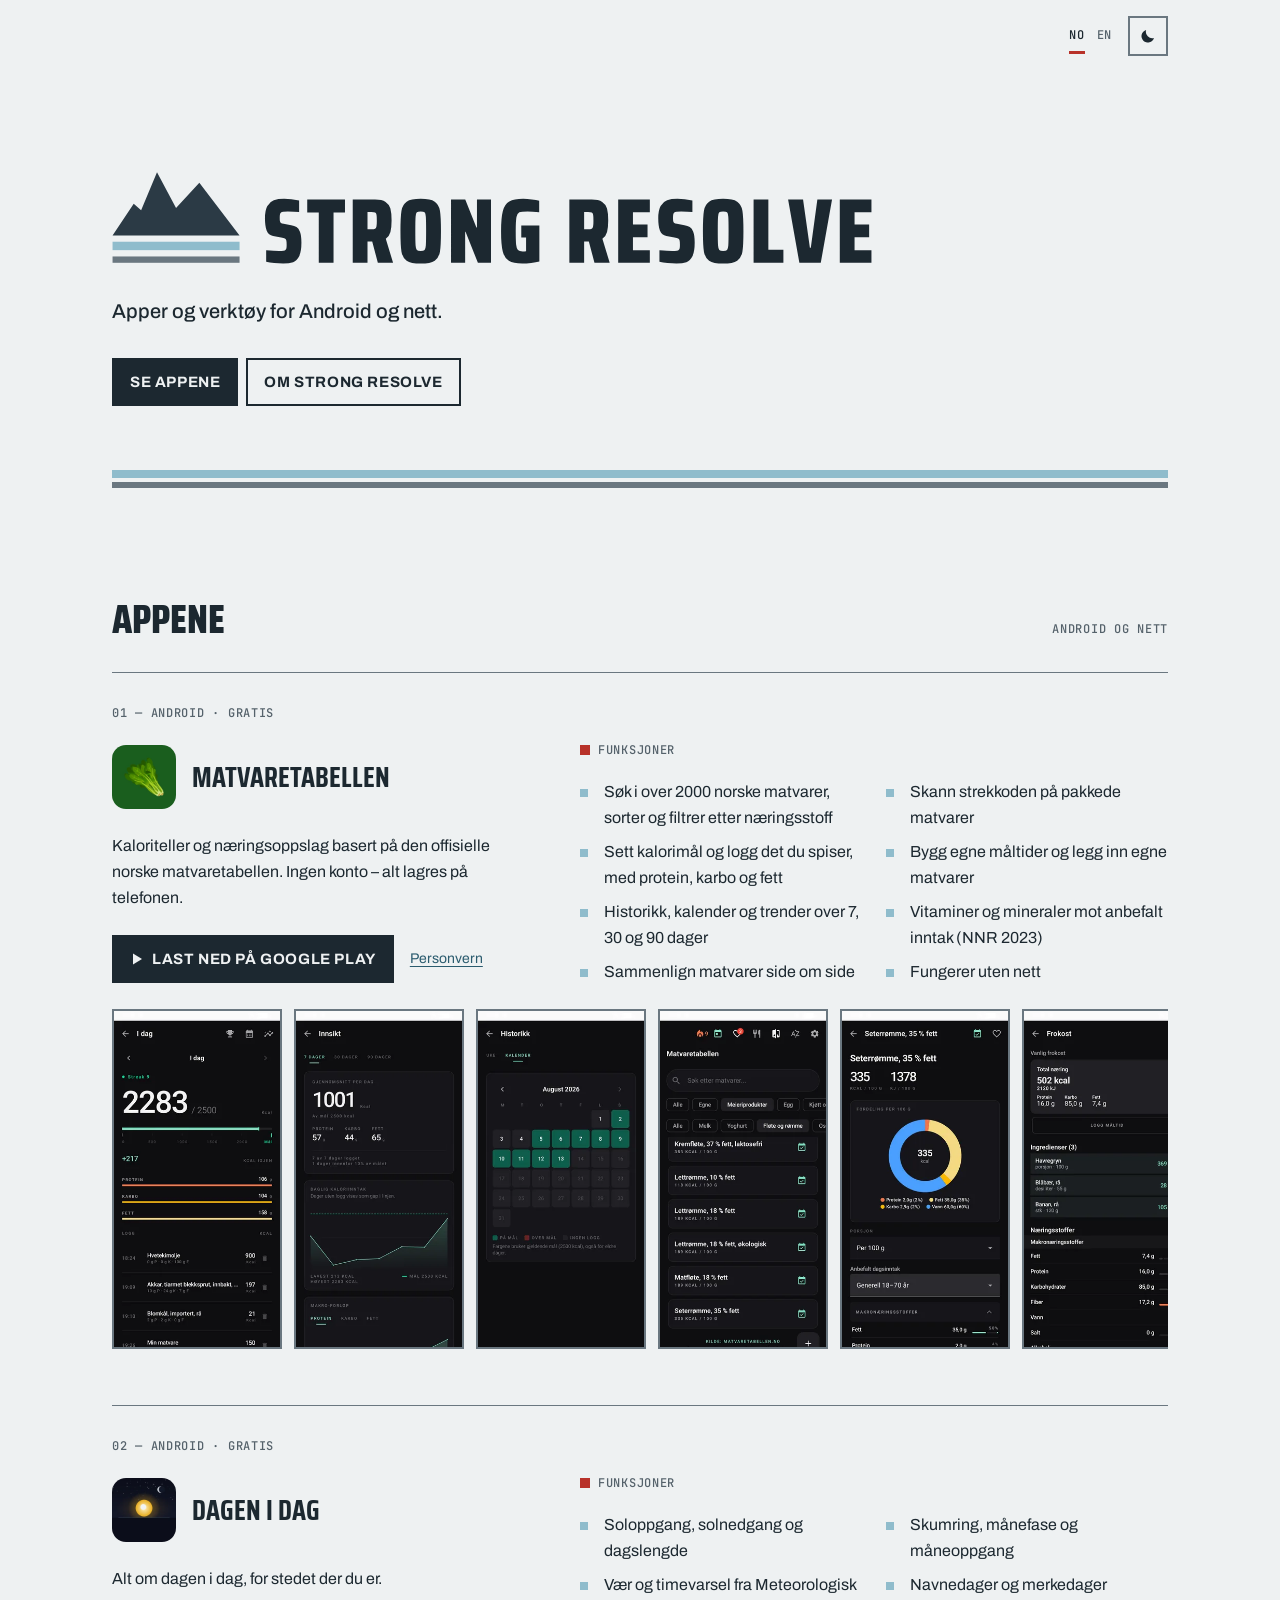
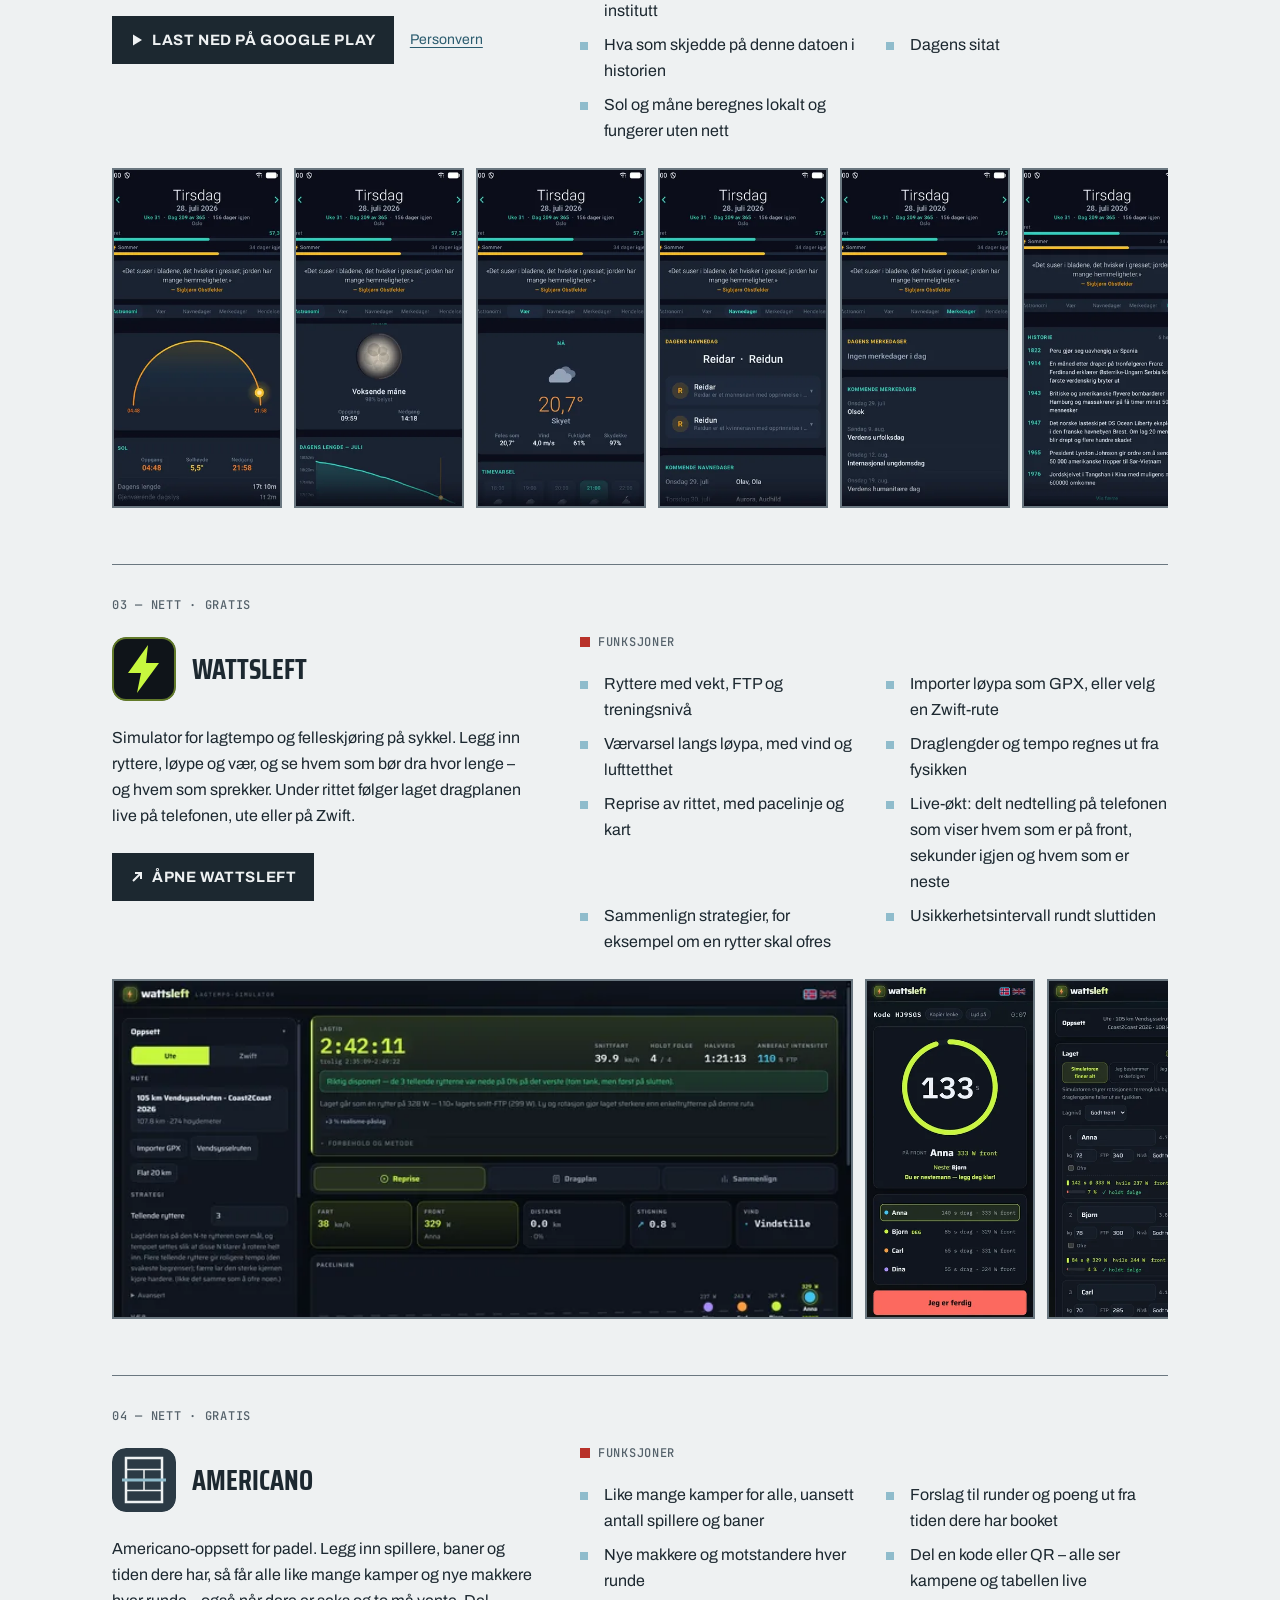
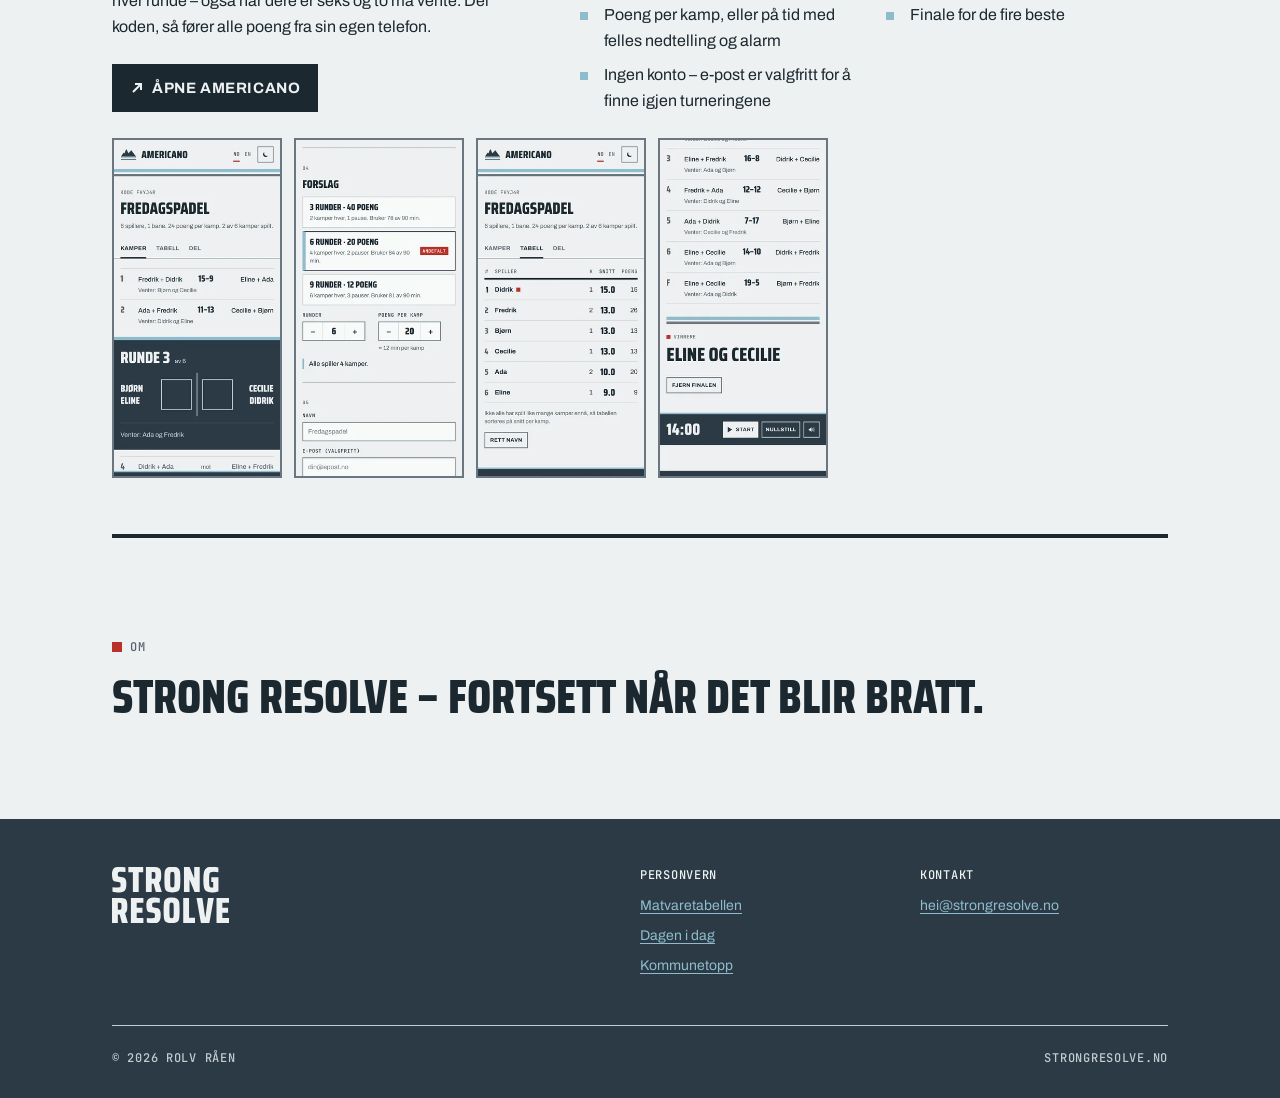
<file: index.html>
<!doctype html>
<html lang="nb">
<head>
  <meta charset="utf-8">
  <meta name="viewport" content="width=device-width, initial-scale=1">
  <title>Strong Resolve</title>
  <meta name="description" content="Apper og verktøy for Android og nett: Matvaretabellen, Dagen i dag, WattsLeft og Americano.">
  <link rel="canonical" href="https://strongresolve.no/">
  <link rel="alternate" hreflang="nb" href="https://strongresolve.no/">
  <link rel="alternate" hreflang="en" href="https://strongresolve.no/en/">
  <link rel="alternate" hreflang="x-default" href="https://strongresolve.no/">
  <link rel="icon" type="image/svg+xml" href="assets/brand/sr-favicon.svg">
  <link rel="apple-touch-icon" href="assets/brand/sr-app-icon.svg">
  <meta name="theme-color" content="#eef1f2" media="(prefers-color-scheme: light)">
  <meta name="theme-color" content="#1f272d" media="(prefers-color-scheme: dark)">
  <meta property="og:title" content="Strong Resolve">
  <meta property="og:description" content="Apper og verktøy for Android og nett: Matvaretabellen, Dagen i dag, WattsLeft og Americano.">
  <link rel="preconnect" href="https://fonts.googleapis.com">
  <link rel="preconnect" href="https://fonts.gstatic.com" crossorigin>
  <link rel="stylesheet" href="https://fonts.googleapis.com/css2?family=Saira+Condensed:wght@700;800&family=Archivo:wght@400;500;700&family=JetBrains+Mono:wght@500&display=swap">
  <script>try{var t=localStorage.getItem("sr-theme");if(t)document.documentElement.dataset.theme=t}catch(e){}</script>
  <link rel="stylesheet" href="css/tokens.css">
  <link rel="stylesheet" href="css/site.css">
</head>
<body>
  <a class="sr-skip" href="#innhold">Hopp til innhold</a>
  <header class="sr-wrap sr-header">
    <div class="sr-tools"><nav class="sr-lang" aria-label="Språk / Language"><a aria-current="page" href="./" hreflang="nb" lang="nb">NO</a><a href="en/" hreflang="en" lang="en">EN</a></nav><button class="sr-theme" type="button" aria-label="Bytt mellom lyst og mørkt tema" title="Bytt mellom lyst og mørkt tema"><svg class="sr-theme__sun" viewBox="0 0 24 24" aria-hidden="true"><circle cx="12" cy="12" r="4.5"/><path d="M12 1.5v3M12 19.5v3M1.5 12h3M19.5 12h3M4.6 4.6l2.1 2.1M17.3 17.3l2.1 2.1M4.6 19.4l2.1-2.1M17.3 6.7l2.1-2.1" stroke="currentColor" stroke-width="2" fill="none"/></svg><svg class="sr-theme__moon" viewBox="0 0 24 24" aria-hidden="true"><path d="M20 14.5A8.5 8.5 0 0 1 9.5 4a8.5 8.5 0 1 0 10.5 10.5z"/></svg></button></div>
  </header>
  <main id="innhold">
    <section class="sr-hero"><div class="sr-wrap">
      <h1 class="sr-hero__logo"><img class="sr-on-light" src="assets/brand/sr-lockup.svg" alt="Strong Resolve" width="359" height="47"><img class="sr-on-dark" src="assets/brand/sr-lockup-dark.svg" alt="Strong Resolve" width="359" height="47"></h1>
      <p class="lead">Apper og verktøy for Android og nett.</p>
      <div class="sr-hero__actions"><a class="sr-btn sr-btn--primary" href="#apper">Se appene</a><a class="sr-btn sr-btn--secondary" href="#om">Om Strong Resolve</a></div>
    </div></section>
    <div class="sr-wrap"><div class="sr-bands" aria-hidden="true"></div></div>
    <section id="apper"><div class="sr-wrap"><div class="sr-section" style="padding-bottom:0">
      <div class="sr-section__head"><h2 class="h2">Appene</h2><p class="label">Android og nett</p></div>
      <article class="sr-app" aria-labelledby="app-matvaretabellen">
        <div class="sr-app__body">
          <p class="label">01 — Android · Gratis</p>
          <div class="sr-app__head"><img class="sr-app__icon" src="assets/apps/matvaretabellen/icon.webp" width="64" height="64" alt=""><h3 class="h3" id="app-matvaretabellen">Matvaretabellen</h3></div>
          <p class="sr-app__text body">Kaloriteller og næringsoppslag basert på den offisielle norske matvaretabellen. Ingen konto – alt lagres på telefonen.</p>
          <div class="sr-app__actions"><a class="sr-btn sr-btn--primary" href="https://play.google.com/store/apps/details?id=no.strongresolve.matvaretabellen&amp;hl=no"><svg viewBox="0 0 14 14" aria-hidden="true"><path d="M3 1.5v11L12 7z"/></svg><span>Last ned på Google Play</span></a><a class="small" href="privacy_policy_matvaretabellen.html">Personvern</a></div>
        </div>
        <div class="sr-app__features"><h4 class="label sr-varde">Funksjoner</h4><ul class="sr-features"><li>Søk i over 2000 norske matvarer, sorter og filtrer etter næringsstoff</li><li>Skann strekkoden på pakkede matvarer</li><li>Sett kalorimål og logg det du spiser, med protein, karbo og fett</li><li>Bygg egne måltider og legg inn egne matvarer</li><li>Historikk, kalender og trender over 7, 30 og 90 dager</li><li>Vitaminer og mineraler mot anbefalt inntak (NNR 2023)</li><li>Sammenlign matvarer side om side</li><li>Fungerer uten nett</li></ul></div>
        <ul class="sr-shots" aria-label="Skjermbilder fra Matvaretabellen"><li><a class="sr-shot" href="assets/apps/matvaretabellen/shot-1-full.webp" data-w="900" data-h="2000" aria-label="Åpne større bilde: I dag: kalorimål og dagens logg"><img src="assets/apps/matvaretabellen/shot-1.webp" width="320" height="711" loading="lazy" alt="I dag: kalorimål og dagens logg"></a></li><li><a class="sr-shot" href="assets/apps/matvaretabellen/shot-2-full.webp" data-w="900" data-h="2000" aria-label="Åpne større bilde: Innsikt: snitt og trender"><img src="assets/apps/matvaretabellen/shot-2.webp" width="320" height="711" loading="lazy" alt="Innsikt: snitt og trender"></a></li><li><a class="sr-shot" href="assets/apps/matvaretabellen/shot-3-full.webp" data-w="900" data-h="2000" aria-label="Åpne større bilde: Historikk i kalender"><img src="assets/apps/matvaretabellen/shot-3.webp" width="320" height="711" loading="lazy" alt="Historikk i kalender"></a></li><li><a class="sr-shot" href="assets/apps/matvaretabellen/shot-4-full.webp" data-w="900" data-h="2000" aria-label="Åpne større bilde: Matvarelisten med filtre"><img src="assets/apps/matvaretabellen/shot-4.webp" width="320" height="711" loading="lazy" alt="Matvarelisten med filtre"></a></li><li><a class="sr-shot" href="assets/apps/matvaretabellen/shot-5-full.webp" data-w="900" data-h="2000" aria-label="Åpne større bilde: Næringsinnhold for én matvare"><img src="assets/apps/matvaretabellen/shot-5.webp" width="320" height="711" loading="lazy" alt="Næringsinnhold for én matvare"></a></li><li><a class="sr-shot" href="assets/apps/matvaretabellen/shot-6-full.webp" data-w="900" data-h="2000" aria-label="Åpne større bilde: Eget måltid med ingredienser"><img src="assets/apps/matvaretabellen/shot-6.webp" width="320" height="711" loading="lazy" alt="Eget måltid med ingredienser"></a></li></ul>
      </article>
      <article class="sr-app" aria-labelledby="app-dagenidag">
        <div class="sr-app__body">
          <p class="label">02 — Android · Gratis</p>
          <div class="sr-app__head"><img class="sr-app__icon" src="assets/apps/dagenidag/icon.webp" width="64" height="64" alt=""><h3 class="h3" id="app-dagenidag">Dagen i dag</h3></div>
          <p class="sr-app__text body">Alt om dagen i dag, for stedet der du er.</p>
          <div class="sr-app__actions"><a class="sr-btn sr-btn--primary" href="https://play.google.com/store/apps/details?id=no.strongresolve.dagenidag&amp;hl=no"><svg viewBox="0 0 14 14" aria-hidden="true"><path d="M3 1.5v11L12 7z"/></svg><span>Last ned på Google Play</span></a><a class="small" href="privacy_policy_dagen_i_dag.html">Personvern</a></div>
        </div>
        <div class="sr-app__features"><h4 class="label sr-varde">Funksjoner</h4><ul class="sr-features"><li>Soloppgang, solnedgang og dagslengde</li><li>Skumring, månefase og måneoppgang</li><li>Vær og timevarsel fra Meteorologisk institutt</li><li>Navnedager og merkedager</li><li>Hva som skjedde på denne datoen i historien</li><li>Dagens sitat</li><li>Sol og måne beregnes lokalt og fungerer uten nett</li></ul></div>
        <ul class="sr-shots" aria-label="Skjermbilder fra Dagen i dag"><li><a class="sr-shot" href="assets/apps/dagenidag/shot-1-full.webp" data-w="900" data-h="1600" aria-label="Åpne større bilde: Solbuen med opp- og nedgang"><img src="assets/apps/dagenidag/shot-1.webp" width="320" height="569" loading="lazy" alt="Solbuen med opp- og nedgang"></a></li><li><a class="sr-shot" href="assets/apps/dagenidag/shot-2-full.webp" data-w="900" data-h="1600" aria-label="Åpne større bilde: Månefase"><img src="assets/apps/dagenidag/shot-2.webp" width="320" height="569" loading="lazy" alt="Månefase"></a></li><li><a class="sr-shot" href="assets/apps/dagenidag/shot-3-full.webp" data-w="900" data-h="1600" aria-label="Åpne større bilde: Været nå"><img src="assets/apps/dagenidag/shot-3.webp" width="320" height="569" loading="lazy" alt="Været nå"></a></li><li><a class="sr-shot" href="assets/apps/dagenidag/shot-4-full.webp" data-w="900" data-h="1600" aria-label="Åpne større bilde: Dagens navnedager"><img src="assets/apps/dagenidag/shot-4.webp" width="320" height="569" loading="lazy" alt="Dagens navnedager"></a></li><li><a class="sr-shot" href="assets/apps/dagenidag/shot-5-full.webp" data-w="900" data-h="1600" aria-label="Åpne større bilde: Kommende merkedager"><img src="assets/apps/dagenidag/shot-5.webp" width="320" height="569" loading="lazy" alt="Kommende merkedager"></a></li><li><a class="sr-shot" href="assets/apps/dagenidag/shot-6-full.webp" data-w="900" data-h="1600" aria-label="Åpne større bilde: Historiske hendelser"><img src="assets/apps/dagenidag/shot-6.webp" width="320" height="569" loading="lazy" alt="Historiske hendelser"></a></li></ul>
      </article>
      <article class="sr-app" aria-labelledby="app-wattsleft">
        <div class="sr-app__body">
          <p class="label">03 — Nett · Gratis</p>
          <div class="sr-app__head"><img class="sr-app__icon" src="assets/apps/wattsleft/icon.svg" width="64" height="64" alt=""><h3 class="h3" id="app-wattsleft">WattsLeft</h3></div>
          <p class="sr-app__text body">Simulator for lagtempo og felleskjøring på sykkel. Legg inn ryttere, løype og vær, og se hvem som bør dra hvor lenge – og hvem som sprekker. Under rittet følger laget dragplanen live på telefonen, ute eller på Zwift.</p>
          <div class="sr-app__actions"><a class="sr-btn sr-btn--primary" href="https://wattsleft.strongresolve.no/"><svg viewBox="0 0 14 14" aria-hidden="true"><path d="M5 2h7v7h-2V5.4L3.7 11.7 2.3 10.3 8.6 4H5z"/></svg><span>Åpne WattsLeft</span></a></div>
        </div>
        <div class="sr-app__features"><h4 class="label sr-varde">Funksjoner</h4><ul class="sr-features"><li>Ryttere med vekt, FTP og treningsnivå</li><li>Importer løypa som GPX, eller velg en Zwift-rute</li><li>Værvarsel langs løypa, med vind og lufttetthet</li><li>Draglengder og tempo regnes ut fra fysikken</li><li>Reprise av rittet, med pacelinje og kart</li><li>Live-økt: delt nedtelling på telefonen som viser hvem som er på front, sekunder igjen og hvem som er neste</li><li>Sammenlign strategier, for eksempel om en rytter skal ofres</li><li>Usikkerhetsintervall rundt sluttiden</li></ul></div>
        <ul class="sr-shots" aria-label="Skjermbilder fra WattsLeft"><li><a class="sr-shot sr-shot--wide" href="assets/apps/wattsleft/shot-1-full.webp" data-w="1440" data-h="660" aria-label="Åpne større bilde: Resultat med lagtid, snittfart og reprise"><img src="assets/apps/wattsleft/shot-1.webp" width="640" height="293" loading="lazy" alt="Resultat med lagtid, snittfart og reprise"></a></li><li><a class="sr-shot" href="assets/apps/wattsleft/shot-2-full.webp" data-w="824" data-h="1800" aria-label="Åpne større bilde: Live-økt: nedtelling for den som er på front"><img src="assets/apps/wattsleft/shot-2.webp" width="320" height="699" loading="lazy" alt="Live-økt: nedtelling for den som er på front"></a></li><li><a class="sr-shot" href="assets/apps/wattsleft/shot-3-full.webp" data-w="824" data-h="1800" aria-label="Åpne større bilde: Laget og rytterne på mobil"><img src="assets/apps/wattsleft/shot-3.webp" width="320" height="699" loading="lazy" alt="Laget og rytterne på mobil"></a></li></ul>
      </article>
      <article class="sr-app" aria-labelledby="app-americano">
        <div class="sr-app__body">
          <p class="label">04 — Nett · Gratis</p>
          <div class="sr-app__head"><img class="sr-app__icon" src="assets/apps/americano/icon.svg" width="64" height="64" alt=""><h3 class="h3" id="app-americano">Americano</h3></div>
          <p class="sr-app__text body">Americano-oppsett for padel. Legg inn spillere, baner og tiden dere har, så får alle like mange kamper og nye makkere hver runde – også når dere er seks og to må vente. Del koden, så fører alle poeng fra sin egen telefon.</p>
          <div class="sr-app__actions"><a class="sr-btn sr-btn--primary" href="https://americano.strongresolve.no/"><svg viewBox="0 0 14 14" aria-hidden="true"><path d="M5 2h7v7h-2V5.4L3.7 11.7 2.3 10.3 8.6 4H5z"/></svg><span>Åpne Americano</span></a></div>
        </div>
        <div class="sr-app__features"><h4 class="label sr-varde">Funksjoner</h4><ul class="sr-features"><li>Like mange kamper for alle, uansett antall spillere og baner</li><li>Forslag til runder og poeng ut fra tiden dere har booket</li><li>Nye makkere og motstandere hver runde</li><li>Del en kode eller QR – alle ser kampene og tabellen live</li><li>Poeng per kamp, eller på tid med felles nedtelling og alarm</li><li>Finale for de fire beste</li><li>Ingen konto – e-post er valgfritt for å finne igjen turneringene</li></ul></div>
        <ul class="sr-shots" aria-label="Skjermbilder fra Americano"><li><a class="sr-shot" href="assets/apps/americano/shot-1-full.webp" data-w="824" data-h="1800" aria-label="Åpne større bilde: Runden som spilles nå, på banetavla"><img src="assets/apps/americano/shot-1.webp" width="320" height="699" loading="lazy" alt="Runden som spilles nå, på banetavla"></a></li><li><a class="sr-shot" href="assets/apps/americano/shot-2-full.webp" data-w="824" data-h="1800" aria-label="Åpne større bilde: Forslag til oppsett ut fra tiden dere har"><img src="assets/apps/americano/shot-2.webp" width="320" height="699" loading="lazy" alt="Forslag til oppsett ut fra tiden dere har"></a></li><li><a class="sr-shot" href="assets/apps/americano/shot-3-full.webp" data-w="824" data-h="1800" aria-label="Åpne større bilde: Tabellen underveis"><img src="assets/apps/americano/shot-3.webp" width="320" height="699" loading="lazy" alt="Tabellen underveis"></a></li><li><a class="sr-shot" href="assets/apps/americano/shot-4-full.webp" data-w="824" data-h="1800" aria-label="Åpne større bilde: Finale og vinnere"><img src="assets/apps/americano/shot-4.webp" width="320" height="699" loading="lazy" alt="Finale og vinnere"></a></li></ul>
      </article>
    </div></div></section>
    <section id="om"><div class="sr-wrap"><hr class="sr-rule"><div class="sr-section sr-about">
      <div><p class="label sr-varde">Om</p><p class="sr-motto">Strong Resolve – fortsett når det blir bratt.</p></div>
    </div></div></section>
  </main>
  <footer class="sr-footer"><div class="sr-wrap">
    <div class="sr-footer__grid">
      <div><img src="assets/brand/sr-wordmark-stacked-dark.svg" alt="Strong Resolve" width="121" height="58"></div>
      <div><h2 class="sr-footer__h">Personvern</h2><ul><li><a href="privacy_policy_matvaretabellen.html">Matvaretabellen</a></li><li><a href="privacy_policy_dagen_i_dag.html">Dagen i dag</a></li><li><a href="privacy_policy_kommunetopp.html">Kommunetopp</a></li></ul></div>
      <div><h2 class="sr-footer__h">Kontakt</h2><ul><li><a href="mailto:hei@strongresolve.no">hei@strongresolve.no</a></li></ul></div>
    </div>
    <div class="sr-footer__base"><span>© 2026 Rolv Råen</span><span>strongresolve.no</span></div>
  </div></footer>
  <script src="js/site.js" defer></script>
</body>
</html>
</file>
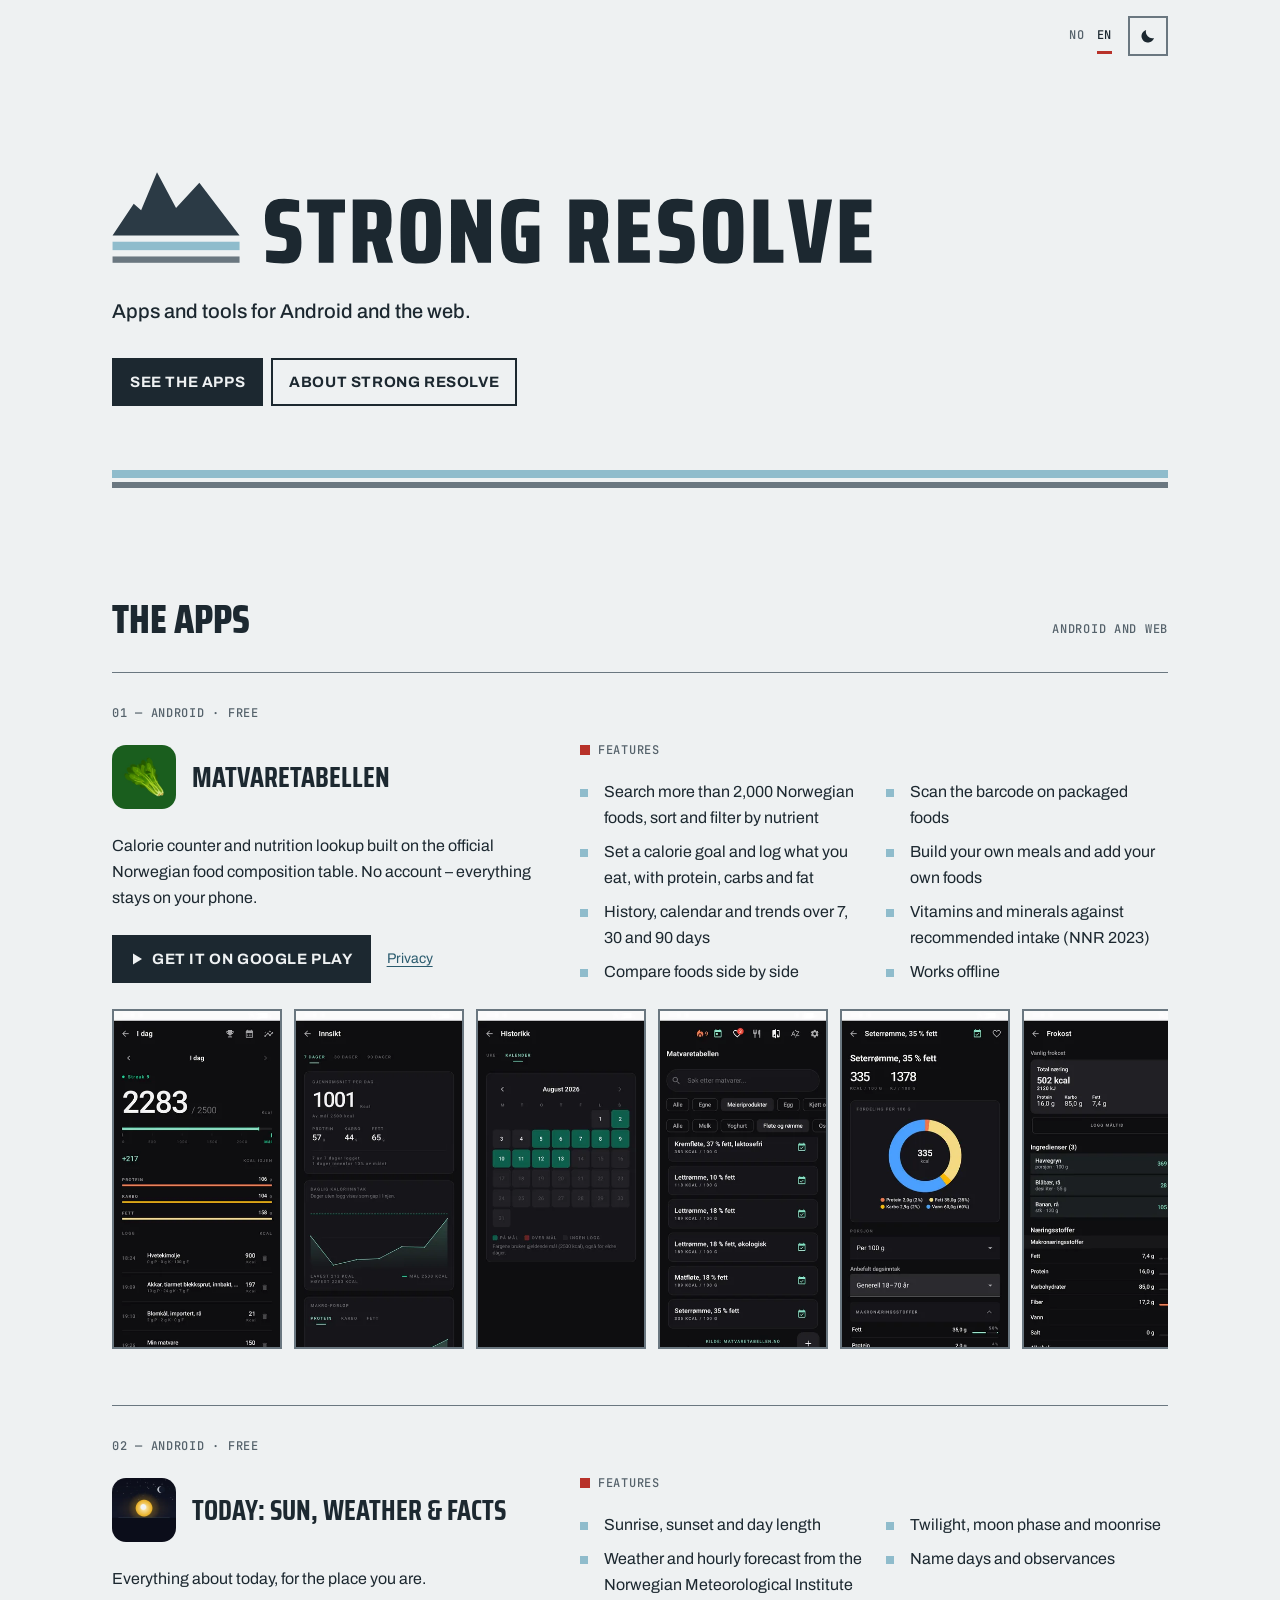
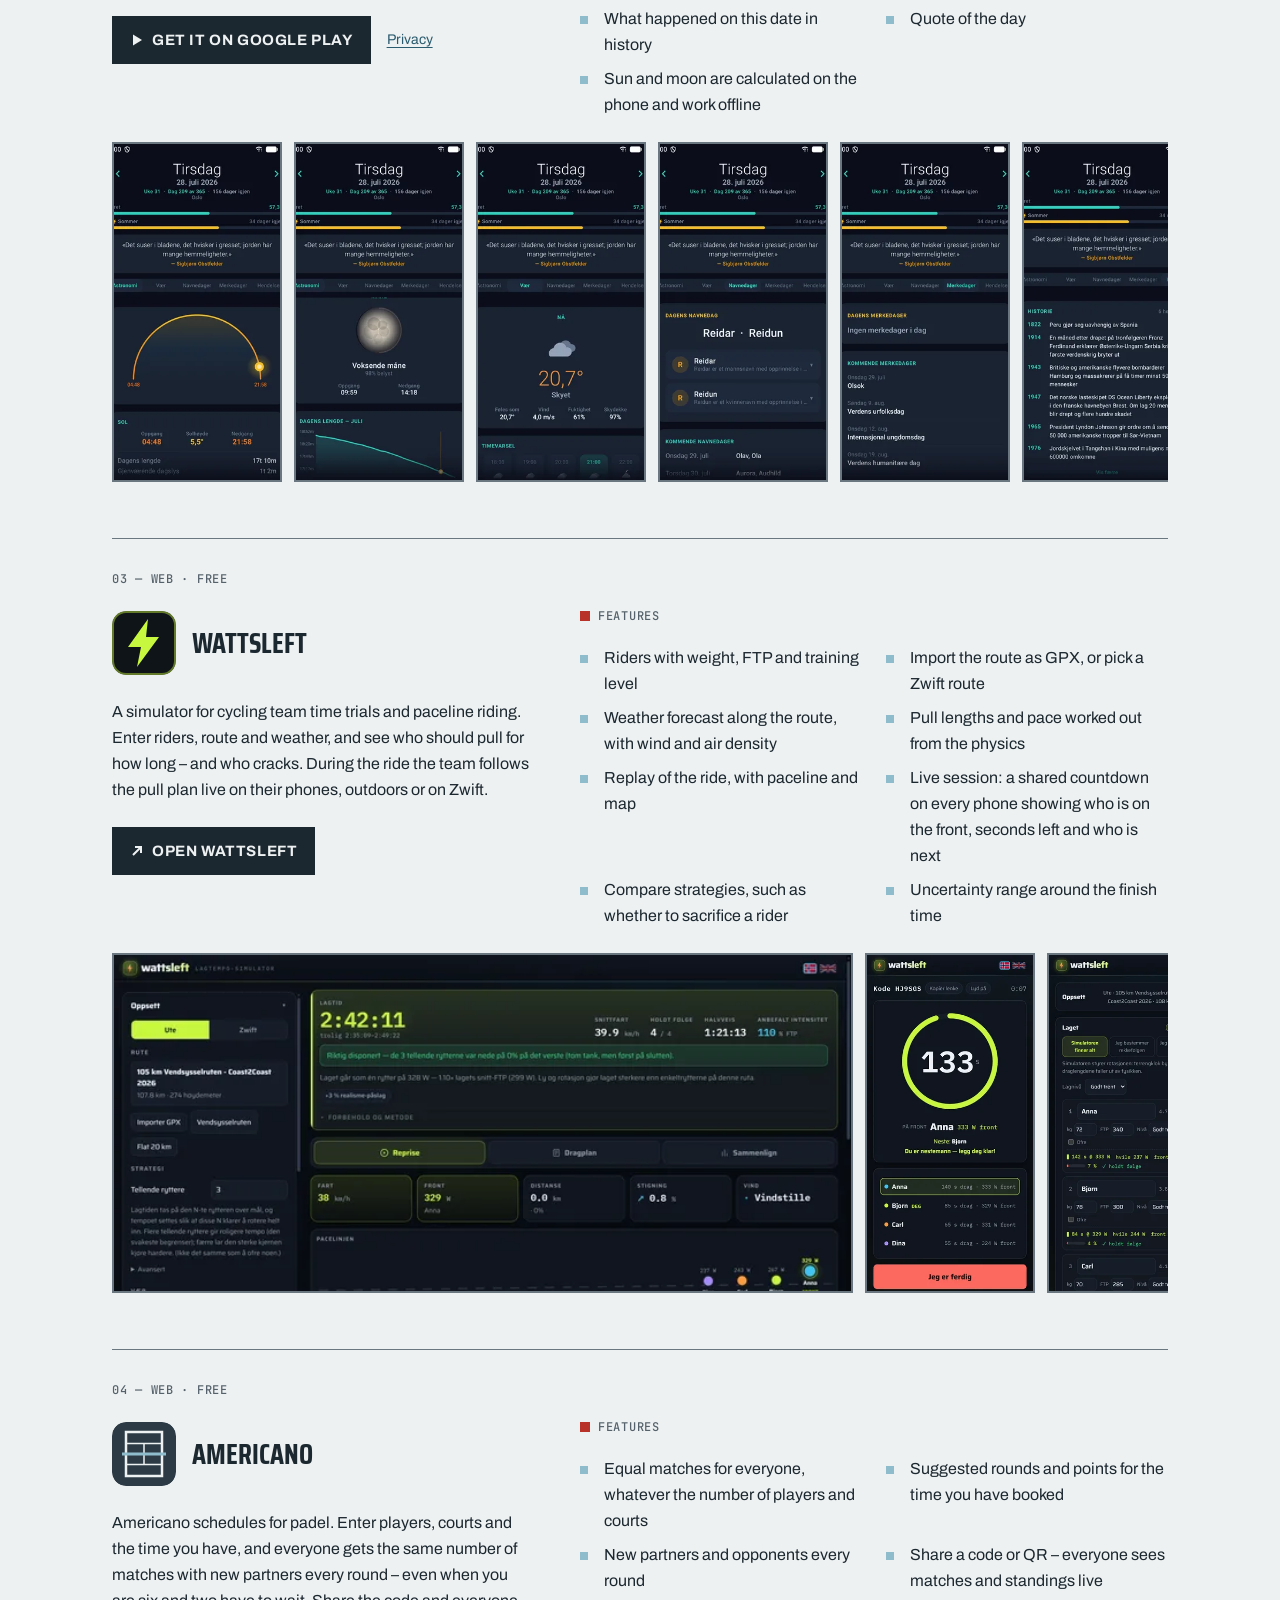
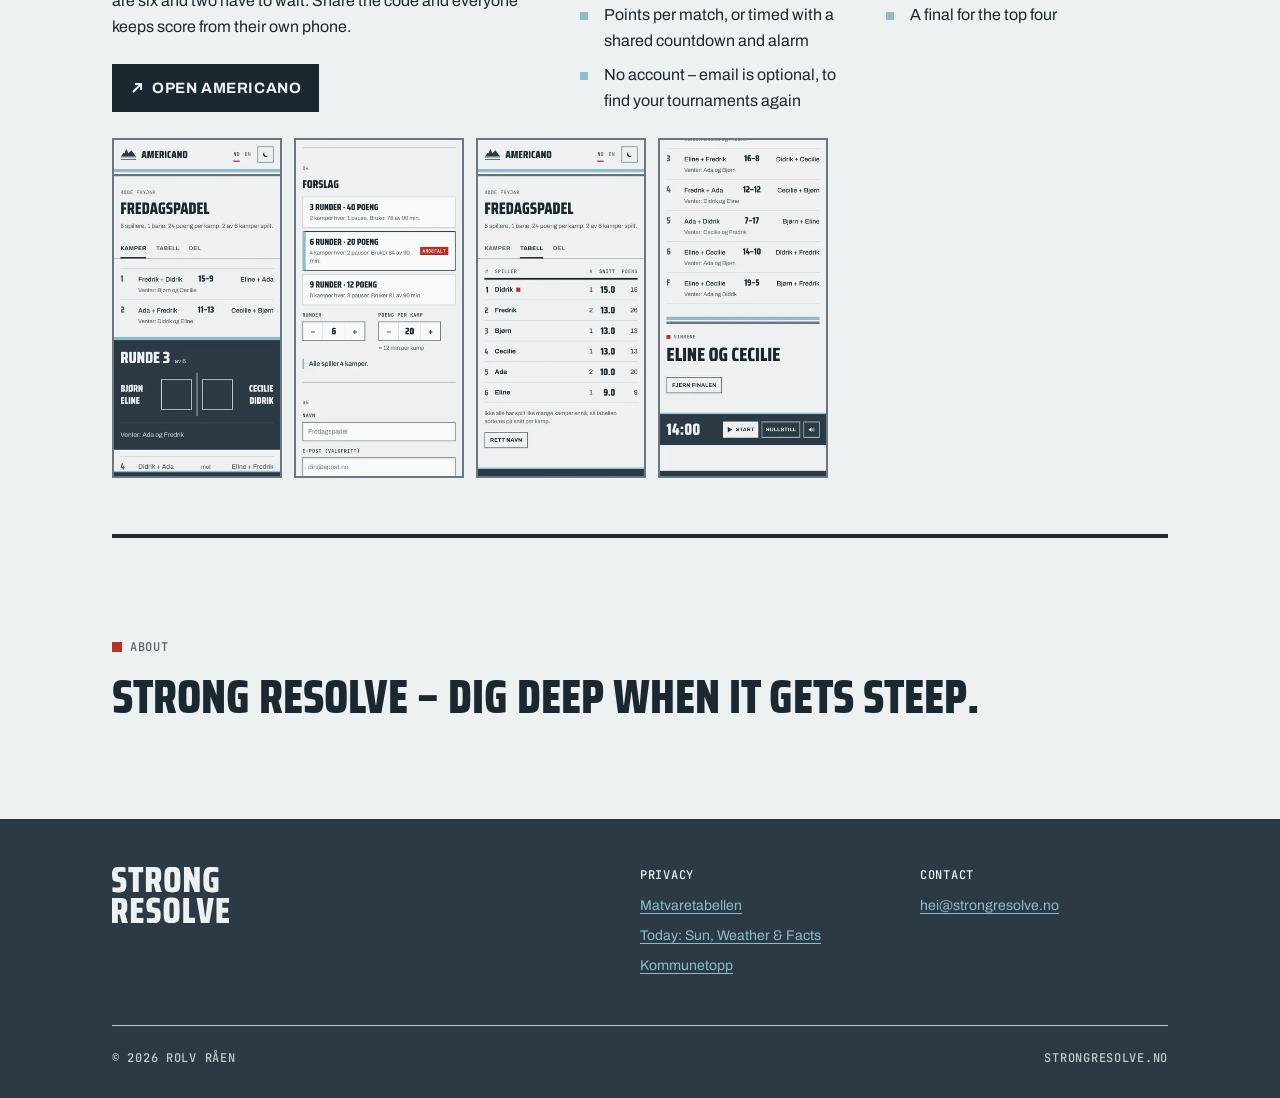
<file: en/index.html>
<!doctype html>
<html lang="en">
<head>
  <meta charset="utf-8">
  <meta name="viewport" content="width=device-width, initial-scale=1">
  <title>Strong Resolve</title>
  <meta name="description" content="Apps and tools for Android and the web: Matvaretabellen, Today: Sun, Weather &amp; Facts, WattsLeft and Americano.">
  <link rel="canonical" href="https://strongresolve.no/en/">
  <link rel="alternate" hreflang="nb" href="https://strongresolve.no/">
  <link rel="alternate" hreflang="en" href="https://strongresolve.no/en/">
  <link rel="alternate" hreflang="x-default" href="https://strongresolve.no/">
  <link rel="icon" type="image/svg+xml" href="../assets/brand/sr-favicon.svg">
  <link rel="apple-touch-icon" href="../assets/brand/sr-app-icon.svg">
  <meta name="theme-color" content="#eef1f2" media="(prefers-color-scheme: light)">
  <meta name="theme-color" content="#1f272d" media="(prefers-color-scheme: dark)">
  <meta property="og:title" content="Strong Resolve">
  <meta property="og:description" content="Apps and tools for Android and the web: Matvaretabellen, Today: Sun, Weather &amp; Facts, WattsLeft and Americano.">
  <link rel="preconnect" href="https://fonts.googleapis.com">
  <link rel="preconnect" href="https://fonts.gstatic.com" crossorigin>
  <link rel="stylesheet" href="https://fonts.googleapis.com/css2?family=Saira+Condensed:wght@700;800&family=Archivo:wght@400;500;700&family=JetBrains+Mono:wght@500&display=swap">
  <script>try{var t=localStorage.getItem("sr-theme");if(t)document.documentElement.dataset.theme=t}catch(e){}</script>
  <link rel="stylesheet" href="../css/tokens.css">
  <link rel="stylesheet" href="../css/site.css">
</head>
<body>
  <a class="sr-skip" href="#innhold">Skip to content</a>
  <header class="sr-wrap sr-header">
    <div class="sr-tools"><nav class="sr-lang" aria-label="Språk / Language"><a href="../" hreflang="nb" lang="nb">NO</a><a aria-current="page" href="./" hreflang="en" lang="en">EN</a></nav><button class="sr-theme" type="button" aria-label="Switch between light and dark theme" title="Switch between light and dark theme"><svg class="sr-theme__sun" viewBox="0 0 24 24" aria-hidden="true"><circle cx="12" cy="12" r="4.5"/><path d="M12 1.5v3M12 19.5v3M1.5 12h3M19.5 12h3M4.6 4.6l2.1 2.1M17.3 17.3l2.1 2.1M4.6 19.4l2.1-2.1M17.3 6.7l2.1-2.1" stroke="currentColor" stroke-width="2" fill="none"/></svg><svg class="sr-theme__moon" viewBox="0 0 24 24" aria-hidden="true"><path d="M20 14.5A8.5 8.5 0 0 1 9.5 4a8.5 8.5 0 1 0 10.5 10.5z"/></svg></button></div>
  </header>
  <main id="innhold">
    <section class="sr-hero"><div class="sr-wrap">
      <h1 class="sr-hero__logo"><img class="sr-on-light" src="../assets/brand/sr-lockup.svg" alt="Strong Resolve" width="359" height="47"><img class="sr-on-dark" src="../assets/brand/sr-lockup-dark.svg" alt="Strong Resolve" width="359" height="47"></h1>
      <p class="lead">Apps and tools for Android and the web.</p>
      <div class="sr-hero__actions"><a class="sr-btn sr-btn--primary" href="#apper">See the apps</a><a class="sr-btn sr-btn--secondary" href="#om">About Strong Resolve</a></div>
    </div></section>
    <div class="sr-wrap"><div class="sr-bands" aria-hidden="true"></div></div>
    <section id="apper"><div class="sr-wrap"><div class="sr-section" style="padding-bottom:0">
      <div class="sr-section__head"><h2 class="h2">The apps</h2><p class="label">Android and web</p></div>
      <article class="sr-app" aria-labelledby="app-matvaretabellen">
        <div class="sr-app__body">
          <p class="label">01 — Android · Free</p>
          <div class="sr-app__head"><img class="sr-app__icon" src="../assets/apps/matvaretabellen/icon.webp" width="64" height="64" alt=""><h3 class="h3" id="app-matvaretabellen">Matvaretabellen</h3></div>
          <p class="sr-app__text body">Calorie counter and nutrition lookup built on the official Norwegian food composition table. No account – everything stays on your phone.</p>
          <div class="sr-app__actions"><a class="sr-btn sr-btn--primary" href="https://play.google.com/store/apps/details?id=no.strongresolve.matvaretabellen&amp;hl=en"><svg viewBox="0 0 14 14" aria-hidden="true"><path d="M3 1.5v11L12 7z"/></svg><span>Get it on Google Play</span></a><a class="small" href="privacy_policy_matvaretabellen.html">Privacy</a></div>
        </div>
        <div class="sr-app__features"><h4 class="label sr-varde">Features</h4><ul class="sr-features"><li>Search more than 2,000 Norwegian foods, sort and filter by nutrient</li><li>Scan the barcode on packaged foods</li><li>Set a calorie goal and log what you eat, with protein, carbs and fat</li><li>Build your own meals and add your own foods</li><li>History, calendar and trends over 7, 30 and 90 days</li><li>Vitamins and minerals against recommended intake (NNR 2023)</li><li>Compare foods side by side</li><li>Works offline</li></ul></div>
        <ul class="sr-shots" aria-label="Screenshots from Matvaretabellen"><li><a class="sr-shot" href="../assets/apps/matvaretabellen/shot-1-full.webp" data-w="900" data-h="2000" aria-label="Open larger image: Today: calorie goal and the day's log"><img src="../assets/apps/matvaretabellen/shot-1.webp" width="320" height="711" loading="lazy" alt="Today: calorie goal and the day's log"></a></li><li><a class="sr-shot" href="../assets/apps/matvaretabellen/shot-2-full.webp" data-w="900" data-h="2000" aria-label="Open larger image: Insights: averages and trends"><img src="../assets/apps/matvaretabellen/shot-2.webp" width="320" height="711" loading="lazy" alt="Insights: averages and trends"></a></li><li><a class="sr-shot" href="../assets/apps/matvaretabellen/shot-3-full.webp" data-w="900" data-h="2000" aria-label="Open larger image: History calendar"><img src="../assets/apps/matvaretabellen/shot-3.webp" width="320" height="711" loading="lazy" alt="History calendar"></a></li><li><a class="sr-shot" href="../assets/apps/matvaretabellen/shot-4-full.webp" data-w="900" data-h="2000" aria-label="Open larger image: Food list with filters"><img src="../assets/apps/matvaretabellen/shot-4.webp" width="320" height="711" loading="lazy" alt="Food list with filters"></a></li><li><a class="sr-shot" href="../assets/apps/matvaretabellen/shot-5-full.webp" data-w="900" data-h="2000" aria-label="Open larger image: Nutrients for a single food"><img src="../assets/apps/matvaretabellen/shot-5.webp" width="320" height="711" loading="lazy" alt="Nutrients for a single food"></a></li><li><a class="sr-shot" href="../assets/apps/matvaretabellen/shot-6-full.webp" data-w="900" data-h="2000" aria-label="Open larger image: Custom meal with ingredients"><img src="../assets/apps/matvaretabellen/shot-6.webp" width="320" height="711" loading="lazy" alt="Custom meal with ingredients"></a></li></ul>
      </article>
      <article class="sr-app" aria-labelledby="app-dagenidag">
        <div class="sr-app__body">
          <p class="label">02 — Android · Free</p>
          <div class="sr-app__head"><img class="sr-app__icon" src="../assets/apps/dagenidag/icon.webp" width="64" height="64" alt=""><h3 class="h3" id="app-dagenidag">Today: Sun, Weather &amp; Facts</h3></div>
          <p class="sr-app__text body">Everything about today, for the place you are.</p>
          <div class="sr-app__actions"><a class="sr-btn sr-btn--primary" href="https://play.google.com/store/apps/details?id=no.strongresolve.dagenidag&amp;hl=en"><svg viewBox="0 0 14 14" aria-hidden="true"><path d="M3 1.5v11L12 7z"/></svg><span>Get it on Google Play</span></a><a class="small" href="privacy_policy_dagen_i_dag.html">Privacy</a></div>
        </div>
        <div class="sr-app__features"><h4 class="label sr-varde">Features</h4><ul class="sr-features"><li>Sunrise, sunset and day length</li><li>Twilight, moon phase and moonrise</li><li>Weather and hourly forecast from the Norwegian Meteorological Institute</li><li>Name days and observances</li><li>What happened on this date in history</li><li>Quote of the day</li><li>Sun and moon are calculated on the phone and work offline</li></ul></div>
        <ul class="sr-shots" aria-label="Screenshots from Today: Sun, Weather &amp; Facts"><li><a class="sr-shot" href="../assets/apps/dagenidag/shot-1-full.webp" data-w="900" data-h="1600" aria-label="Open larger image: Sun arc with sunrise and sunset"><img src="../assets/apps/dagenidag/shot-1.webp" width="320" height="569" loading="lazy" alt="Sun arc with sunrise and sunset"></a></li><li><a class="sr-shot" href="../assets/apps/dagenidag/shot-2-full.webp" data-w="900" data-h="1600" aria-label="Open larger image: Moon phase"><img src="../assets/apps/dagenidag/shot-2.webp" width="320" height="569" loading="lazy" alt="Moon phase"></a></li><li><a class="sr-shot" href="../assets/apps/dagenidag/shot-3-full.webp" data-w="900" data-h="1600" aria-label="Open larger image: Current weather"><img src="../assets/apps/dagenidag/shot-3.webp" width="320" height="569" loading="lazy" alt="Current weather"></a></li><li><a class="sr-shot" href="../assets/apps/dagenidag/shot-4-full.webp" data-w="900" data-h="1600" aria-label="Open larger image: Today's name days"><img src="../assets/apps/dagenidag/shot-4.webp" width="320" height="569" loading="lazy" alt="Today's name days"></a></li><li><a class="sr-shot" href="../assets/apps/dagenidag/shot-5-full.webp" data-w="900" data-h="1600" aria-label="Open larger image: Upcoming observances"><img src="../assets/apps/dagenidag/shot-5.webp" width="320" height="569" loading="lazy" alt="Upcoming observances"></a></li><li><a class="sr-shot" href="../assets/apps/dagenidag/shot-6-full.webp" data-w="900" data-h="1600" aria-label="Open larger image: Historical events"><img src="../assets/apps/dagenidag/shot-6.webp" width="320" height="569" loading="lazy" alt="Historical events"></a></li></ul>
      </article>
      <article class="sr-app" aria-labelledby="app-wattsleft">
        <div class="sr-app__body">
          <p class="label">03 — Web · Free</p>
          <div class="sr-app__head"><img class="sr-app__icon" src="../assets/apps/wattsleft/icon.svg" width="64" height="64" alt=""><h3 class="h3" id="app-wattsleft">WattsLeft</h3></div>
          <p class="sr-app__text body">A simulator for cycling team time trials and paceline riding. Enter riders, route and weather, and see who should pull for how long – and who cracks. During the ride the team follows the pull plan live on their phones, outdoors or on Zwift.</p>
          <div class="sr-app__actions"><a class="sr-btn sr-btn--primary" href="https://wattsleft.strongresolve.no/"><svg viewBox="0 0 14 14" aria-hidden="true"><path d="M5 2h7v7h-2V5.4L3.7 11.7 2.3 10.3 8.6 4H5z"/></svg><span>Open WattsLeft</span></a></div>
        </div>
        <div class="sr-app__features"><h4 class="label sr-varde">Features</h4><ul class="sr-features"><li>Riders with weight, FTP and training level</li><li>Import the route as GPX, or pick a Zwift route</li><li>Weather forecast along the route, with wind and air density</li><li>Pull lengths and pace worked out from the physics</li><li>Replay of the ride, with paceline and map</li><li>Live session: a shared countdown on every phone showing who is on the front, seconds left and who is next</li><li>Compare strategies, such as whether to sacrifice a rider</li><li>Uncertainty range around the finish time</li></ul></div>
        <ul class="sr-shots" aria-label="Screenshots from WattsLeft"><li><a class="sr-shot sr-shot--wide" href="../assets/apps/wattsleft/shot-1-full.webp" data-w="1440" data-h="660" aria-label="Open larger image: Result with team time, average speed and replay"><img src="../assets/apps/wattsleft/shot-1.webp" width="640" height="293" loading="lazy" alt="Result with team time, average speed and replay"></a></li><li><a class="sr-shot" href="../assets/apps/wattsleft/shot-2-full.webp" data-w="824" data-h="1800" aria-label="Open larger image: Live session: countdown for the rider on the front"><img src="../assets/apps/wattsleft/shot-2.webp" width="320" height="699" loading="lazy" alt="Live session: countdown for the rider on the front"></a></li><li><a class="sr-shot" href="../assets/apps/wattsleft/shot-3-full.webp" data-w="824" data-h="1800" aria-label="Open larger image: The team and riders on mobile"><img src="../assets/apps/wattsleft/shot-3.webp" width="320" height="699" loading="lazy" alt="The team and riders on mobile"></a></li></ul>
      </article>
      <article class="sr-app" aria-labelledby="app-americano">
        <div class="sr-app__body">
          <p class="label">04 — Web · Free</p>
          <div class="sr-app__head"><img class="sr-app__icon" src="../assets/apps/americano/icon.svg" width="64" height="64" alt=""><h3 class="h3" id="app-americano">Americano</h3></div>
          <p class="sr-app__text body">Americano schedules for padel. Enter players, courts and the time you have, and everyone gets the same number of matches with new partners every round – even when you are six and two have to wait. Share the code and everyone keeps score from their own phone.</p>
          <div class="sr-app__actions"><a class="sr-btn sr-btn--primary" href="https://americano.strongresolve.no/"><svg viewBox="0 0 14 14" aria-hidden="true"><path d="M5 2h7v7h-2V5.4L3.7 11.7 2.3 10.3 8.6 4H5z"/></svg><span>Open Americano</span></a></div>
        </div>
        <div class="sr-app__features"><h4 class="label sr-varde">Features</h4><ul class="sr-features"><li>Equal matches for everyone, whatever the number of players and courts</li><li>Suggested rounds and points for the time you have booked</li><li>New partners and opponents every round</li><li>Share a code or QR – everyone sees matches and standings live</li><li>Points per match, or timed with a shared countdown and alarm</li><li>A final for the top four</li><li>No account – email is optional, to find your tournaments again</li></ul></div>
        <ul class="sr-shots" aria-label="Screenshots from Americano"><li><a class="sr-shot" href="../assets/apps/americano/shot-1-full.webp" data-w="824" data-h="1800" aria-label="Open larger image: The round being played, on the court board"><img src="../assets/apps/americano/shot-1.webp" width="320" height="699" loading="lazy" alt="The round being played, on the court board"></a></li><li><a class="sr-shot" href="../assets/apps/americano/shot-2-full.webp" data-w="824" data-h="1800" aria-label="Open larger image: Suggested setups for the time you have"><img src="../assets/apps/americano/shot-2.webp" width="320" height="699" loading="lazy" alt="Suggested setups for the time you have"></a></li><li><a class="sr-shot" href="../assets/apps/americano/shot-3-full.webp" data-w="824" data-h="1800" aria-label="Open larger image: Standings during play"><img src="../assets/apps/americano/shot-3.webp" width="320" height="699" loading="lazy" alt="Standings during play"></a></li><li><a class="sr-shot" href="../assets/apps/americano/shot-4-full.webp" data-w="824" data-h="1800" aria-label="Open larger image: Final and winners"><img src="../assets/apps/americano/shot-4.webp" width="320" height="699" loading="lazy" alt="Final and winners"></a></li></ul>
      </article>
    </div></div></section>
    <section id="om"><div class="sr-wrap"><hr class="sr-rule"><div class="sr-section sr-about">
      <div><p class="label sr-varde">About</p><p class="sr-motto">Strong Resolve – dig deep when it gets steep.</p></div>
    </div></div></section>
  </main>
  <footer class="sr-footer"><div class="sr-wrap">
    <div class="sr-footer__grid">
      <div><img src="../assets/brand/sr-wordmark-stacked-dark.svg" alt="Strong Resolve" width="121" height="58"></div>
      <div><h2 class="sr-footer__h">Privacy</h2><ul><li><a href="privacy_policy_matvaretabellen.html">Matvaretabellen</a></li><li><a href="privacy_policy_dagen_i_dag.html">Today: Sun, Weather & Facts</a></li><li><a href="../privacy_policy_kommunetopp.html">Kommunetopp</a></li></ul></div>
      <div><h2 class="sr-footer__h">Contact</h2><ul><li><a href="mailto:hei@strongresolve.no">hei@strongresolve.no</a></li></ul></div>
    </div>
    <div class="sr-footer__base"><span>© 2026 Rolv Råen</span><span>strongresolve.no</span></div>
  </div></footer>
  <script src="../js/site.js" defer></script>
</body>
</html>
</file>
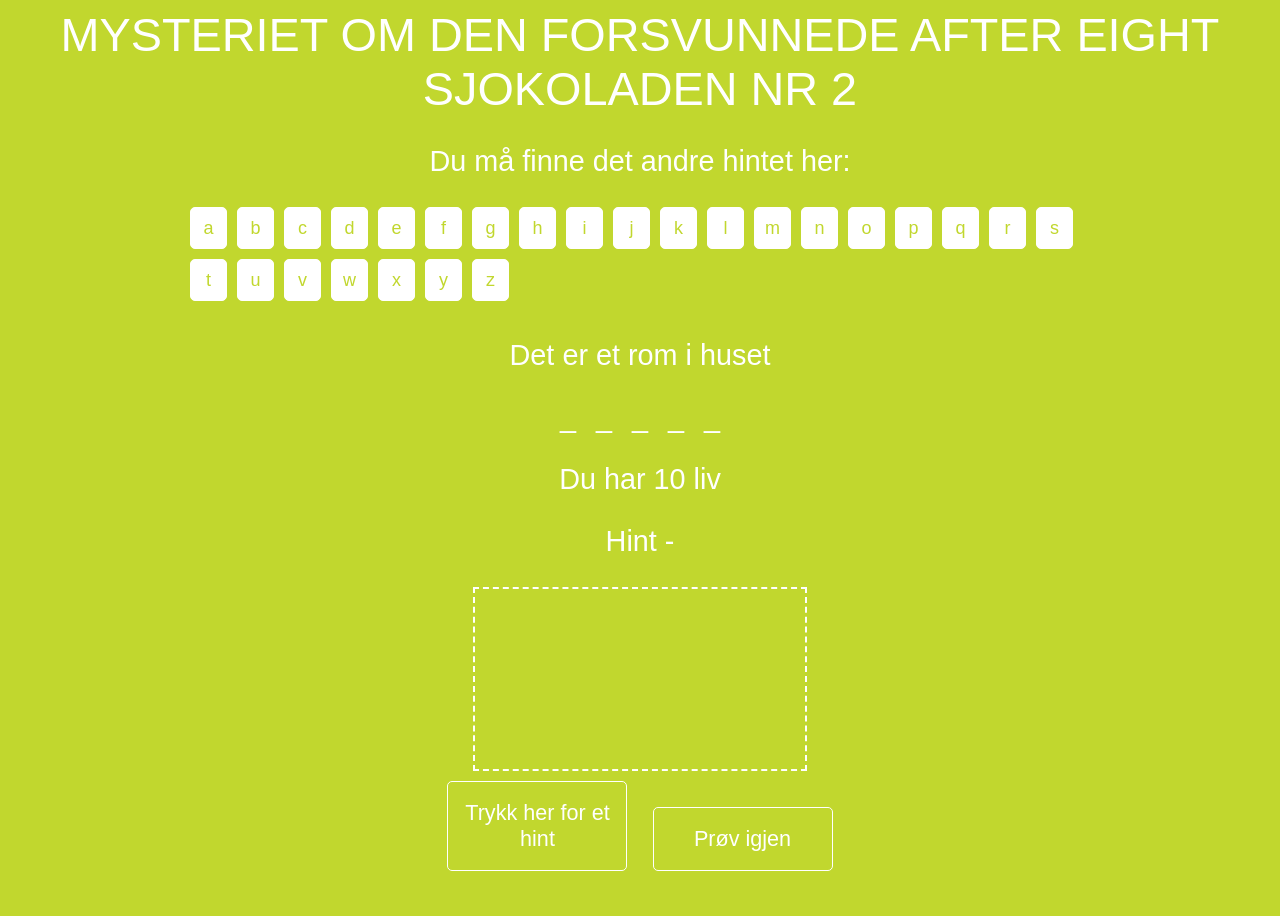
<file: hangman.html>
<html>
    <head>
        <style>
/* Variabes */
/* Mixin's */
body {
  background: #c1d72e;
  font-family: "HelveticaNeue-Light", "Helvetica Neue Light", "Helvetica Neue", Helvetica, Arial, "Lucida Grande", sans-serif;
  color: #fff;
  height: 100%;
  text-align: center;
  font-size: 18px;
}
.wrappper {
  width: 100%;
  margin: 0 auto;
}
.wrappper:after {
  content: "";
  display: table;
  clear: both;
}
canvas {
  color: #fff;
  border: #fff dashed 2px;
  padding: 15px;
}
h1, h2, h3 {
  font-family: "Roboto", sans-serif;
  font-weight: 100;
  text-transform: uppercase;
  margin: 5px 0;
}
h1 {
  font-size: 2.6em;
}
h2 {
  font-size: 1.6em;
}
p {
  font-size: 1.6em;
}
#alphabet {
  margin: 15px auto;
  padding: 0;
  max-width: 900px;
}
#alphabet:after {
  content: "";
  display: table;
  clear: both;
}
#alphabet li {
  float: left;
  margin: 0 10px 10px 0;
  list-style: none;
  width: 35px;
  height: 30px;
  padding-top: 10px;
  background: #fff;
  color: #c1d72e;
  cursor: pointer;
  -moz-border-radius: 5px;
  -webkit-border-radius: 5px;
  border-radius: 5px;
  -khtml-border-radius: 5px;
  border: solid 1px #fff;
}
#alphabet li:hover {
  background: #c1d72e;
  border: solid 1px #fff;
  color: #fff;
}
#my-word {
  margin: 0;
  display: block;
  padding: 0;
  display: block;
}
#my-word li {
  position: relative;
  list-style: none;
  margin: 0;
  display: inline-block;
  padding: 0 10px;
  font-size: 1.6em;
}
.active {
  opacity: 0.4;
  filter: alpha(opacity=40);
  -moz-transition: all 1s ease-in;
  -moz-transition: all 0.3s ease-in-out;
  -webkit-transition: all 0.3s ease-in-out;
  cursor: default;
}
.active:hover {
  -moz-transition: all 1s ease-in;
  -moz-transition: all 0.3s ease-in-out;
  -webkit-transition: all 0.3s ease-in-out;
  opacity: 0.4;
  filter: alpha(opacity=40);
  -moz-transition: all 1s ease-in;
  -moz-transition: all 0.3s ease-in-out;
  -webkit-transition: all 0.3s ease-in-out;
}
#mylives {
  font-size: 1.6em;
  text-align: center;
  display: block;
}
button {
  -moz-border-radius: 5px;
  -webkit-border-radius: 5px;
  border-radius: 5px;
  -khtml-border-radius: 5px;
  background: #c1d72e;
  color: #fff;
  border: solid 1px #fff;
  text-decoration: none;
  cursor: pointer;
  font-size: 1.2em;
  padding: 18px 10px;
  width: 180px;
  margin: 10px;
  outline: none;
}
button:hover {
  -webkit-transition: all 0.3s ease-in-out;
  -moz-transition: all 0.3s ease-in-out;
  transition: all 0.3s ease-in-out;
  background: #fff;
  border: solid 1px #fff;
  color: #c1d72e;
}
@media (max-width: 767px) {
  #alphabet {
    padding: 0 0 0 15px;
  }
}
@media (max-width: 480px) {
  #alphabet {
    padding: 0 0 0 25px;
  }
}
            
        </style>
        
    </head>
    <body>
        <script>
window.onload = function () {

var alphabet = ['a', 'b', 'c', 'd', 'e', 'f', 'g', 'h',
      'i', 'j', 'k', 'l', 'm', 'n', 'o', 'p', 'q', 'r', 's',
      't', 'u', 'v', 'w', 'x', 'y', 'z'];

var categories;         // Array of topics
var chosenCategory;     // Selected catagory
var getHint ;          // Word getHint
var word ;              // Selected word
var guess ;             // Geuss
var geusses = [ ];      // Stored geusses
var lives ;             // Lives
var counter ;           // Count correct geusses
var space;              // Number of spaces in word '-'

// Get elements
var showLives = document.getElementById("mylives");
var showCatagory = document.getElementById("scatagory");
var getHint = document.getElementById("hint");
var showClue = document.getElementById("clue");



// create alphabet ul
var buttons = function () {
  myButtons = document.getElementById('buttons');
  letters = document.createElement('ul');

  for (var i = 0; i < alphabet.length; i++) {
    letters.id = 'alphabet';
    list = document.createElement('li');
    list.id = 'letter';
    list.innerHTML = alphabet[i];
    check();
    myButtons.appendChild(letters);
    letters.appendChild(list);
  }
}
  

// Select Catagory
var selectCat = function () {
  if (chosenCategory === categories[0]) {
    catagoryName.innerHTML = "Det er et rom i huset";
  } else if (chosenCategory === categories[1]) {
    catagoryName.innerHTML = "The Chosen Category Is Films";
  } else if (chosenCategory === categories[2]) {
    catagoryName.innerHTML = "The Chosen Category Is Cities";
  }
}

// Create geusses ul
 result = function () {
  wordHolder = document.getElementById('hold');
  correct = document.createElement('ul');

  for (var i = 0; i < word.length; i++) {
    correct.setAttribute('id', 'my-word');
    guess = document.createElement('li');
    guess.setAttribute('class', 'guess');
    if (word[i] === "-") {
      guess.innerHTML = "-";
      space = 1;
    } else {
      guess.innerHTML = "_";
    }

    geusses.push(guess);
    wordHolder.appendChild(correct);
    correct.appendChild(guess);
  }
}

// Show lives
 comments = function () {
  showLives.innerHTML = "Du har " + lives + " liv";
  if (lives < 1) {
    showLives.innerHTML = "Game Over";
  }
  for (var i = 0; i < geusses.length; i++) {
    if (counter + space === geusses.length) {
      showLives.innerHTML = "Gratulerer! Gå på kontoret til pappa for siste oppgave!";
    }
  }
}

    // Animate man
var animate = function () {
  var drawMe = lives ;
  drawArray[drawMe]();
}


 // Hangman
canvas =  function(){

  myStickman = document.getElementById("stickman");
  context = myStickman.getContext('2d');
  context.beginPath();
  context.strokeStyle = "#fff";
  context.lineWidth = 2;
};

  head = function(){
    myStickman = document.getElementById("stickman");
    context = myStickman.getContext('2d');
    context.beginPath();
    context.arc(60, 25, 10, 0, Math.PI*2, true);
    context.stroke();
  }
  
draw = function($pathFromx, $pathFromy, $pathTox, $pathToy) {
  
  context.moveTo($pathFromx, $pathFromy);
  context.lineTo($pathTox, $pathToy);
  context.stroke(); 
}

 frame1 = function() {
   draw (0, 150, 150, 150);
 };
 
 frame2 = function() {
   draw (10, 0, 10, 600);
 };

 frame3 = function() {
   draw (0, 5, 70, 5);
 };

 frame4 = function() {
   draw (60, 5, 60, 15);
 };

 torso = function() {
   draw (60, 36, 60, 70);
 };

 rightArm = function() {
   draw (60, 46, 100, 50);
 };

 leftArm = function() {
   draw (60, 46, 20, 50);
 };

 rightLeg = function() {
   draw (60, 70, 100, 100);
 };

 leftLeg = function() {
   draw (60, 70, 20, 100);
 };

drawArray = [rightLeg, leftLeg, rightArm, leftArm,  torso,  head, frame4, frame3, frame2, frame1]; 


// OnClick Function
 check = function () {
  list.onclick = function () {
    var geuss = (this.innerHTML);
    this.setAttribute("class", "active");
    this.onclick = null;
    for (var i = 0; i < word.length; i++) {
      if (word[i] === geuss) {
        geusses[i].innerHTML = geuss;
        counter += 1;
      } 
    }
    var j = (word.indexOf(geuss));
    if (j === -1) {
      lives -= 1;
      comments();
      animate();
    } else {
      comments();
    }
  }
}

  
// Play
play = function () {
  categories = [
      ["reker"],            
  ];

  chosenCategory = categories[0];
  word = chosenCategory[Math.floor(Math.random() * chosenCategory.length)];
  word = word.replace(/\s/g, "-");
  console.log(word);
  buttons();

  geusses = [ ];
  lives = 10;
  counter = 0;
  space = 0;
  result();
  comments();
  selectCat();
  canvas();
}

play();

// Hint

  hint.onclick = function() {

    hints = [
      ["Du får ingen hint!", "Based in Mersyside", "First Welsh team to reach the Premier Leauge", "Owned by A russian Billionaire", "Once managed by Phil Brown", "2013 FA Cup runners up", "Gazza's first club"],
      ["Science-Fiction horror film", "1971 American action film", "Historical drama", "Anamated Fish", "Giant great white shark"],
      ["Northern city in the UK", "Home of AC and Inter", "Spanish capital", "Netherlands capital", "Czech Republic capital"]
  ];

  var catagoryIndex = categories.indexOf(chosenCategory);
  var hintIndex = chosenCategory.indexOf(word);
  showClue.innerHTML = "Hint: - " +  hints [catagoryIndex][hintIndex];
};

 // Reset

document.getElementById('reset').onclick = function() {
  correct.parentNode.removeChild(correct);
  letters.parentNode.removeChild(letters);
  showClue.innerHTML = "";
  context.clearRect(0, 0, 400, 400);
  play();
}
}



        </script>
        <div class="wrapper">
            <h1>Mysteriet om den forsvunnede after eight sjokoladen nr 2</h1>            
            <p>Du må finne det andre hintet her: </p>
        </div>
        <div class="wrapper">
            <div id="buttons">
            </div>  
            <p id="catagoryName"></p>
            <div id="hold">
            </div>
            <p id="mylives"></p>
            <p id="clue">Hint -</p>  
            <canvas id="stickman">This Text will show if the Browser does NOT support HTML5 Canvas tag</canvas>
            <div class="container">
            <button id="hint">Trykk her for et hint</button>
            <button id="reset">Prøv igjen</button>
            </div>
        </div>
    </body>
 </html>
</file>
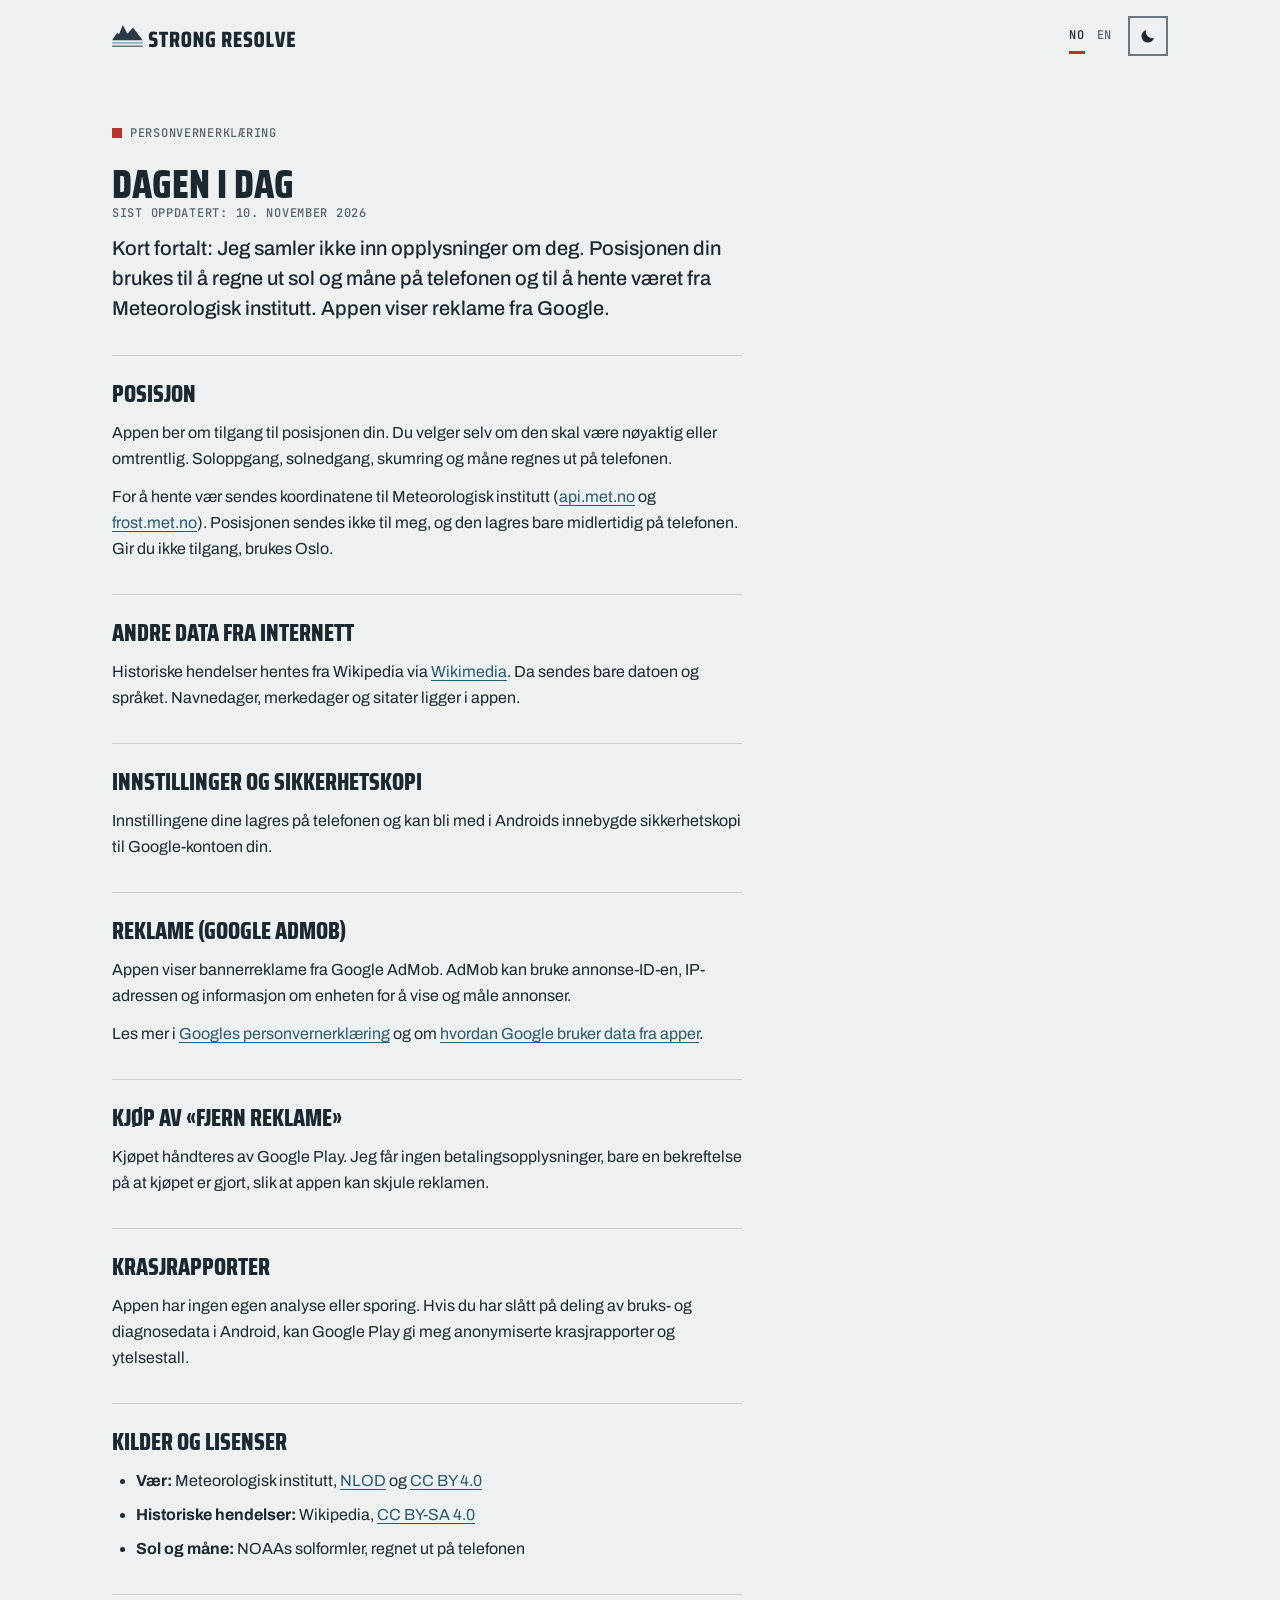
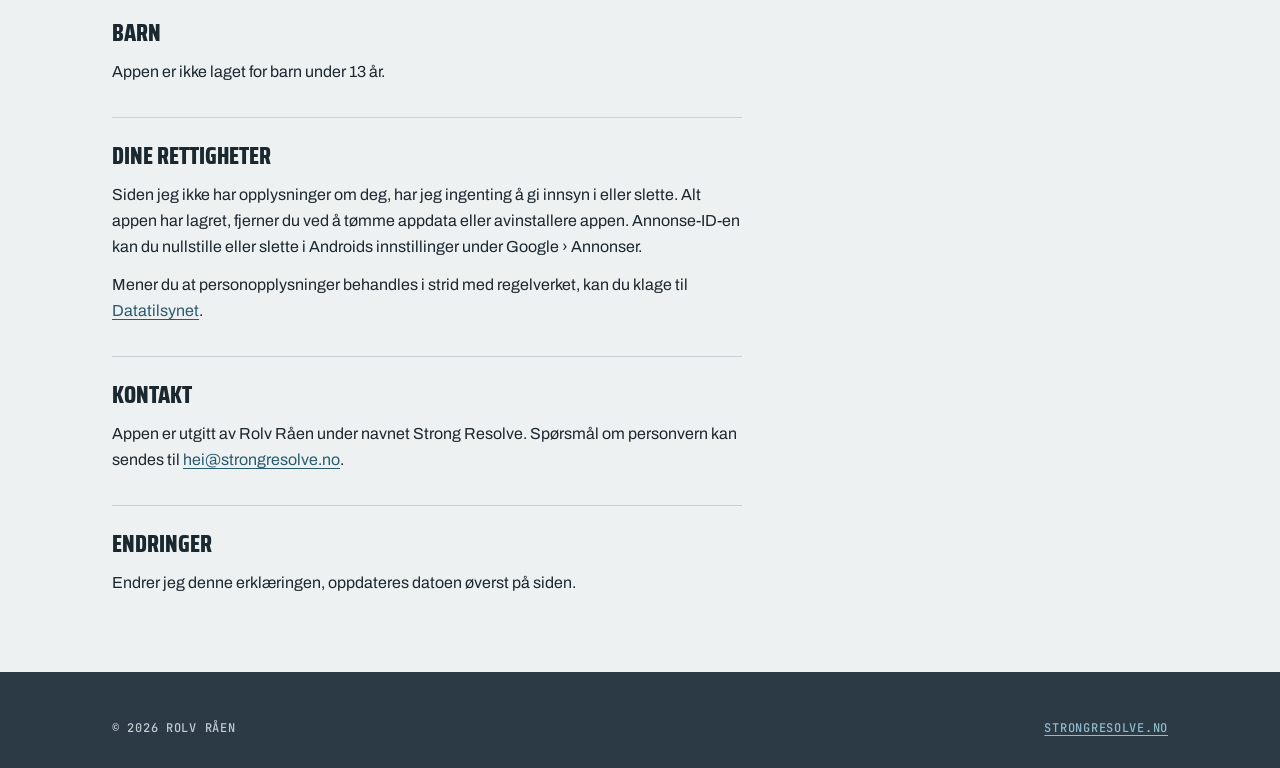
<file: privacy_policy_dagen_i_dag.html>
<!doctype html>
<html lang="nb">
<head>
  <meta charset="utf-8">
  <meta name="viewport" content="width=device-width, initial-scale=1">
  <title>Personvernerklæring – Dagen i dag – Strong Resolve</title>
  <meta name="description" content="Personvernerklæring for Dagen i dag.">
  <link rel="canonical" href="https://strongresolve.no/privacy_policy_dagen_i_dag.html">
  <link rel="alternate" hreflang="nb" href="https://strongresolve.no/privacy_policy_dagen_i_dag.html">
  <link rel="alternate" hreflang="en" href="https://strongresolve.no/en/privacy_policy_dagen_i_dag.html">
  <link rel="icon" type="image/svg+xml" href="assets/brand/sr-favicon.svg">
  <meta name="theme-color" content="#eef1f2" media="(prefers-color-scheme: light)">
  <meta name="theme-color" content="#1f272d" media="(prefers-color-scheme: dark)">
  <link rel="preconnect" href="https://fonts.googleapis.com">
  <link rel="preconnect" href="https://fonts.gstatic.com" crossorigin>
  <link rel="stylesheet" href="https://fonts.googleapis.com/css2?family=Saira+Condensed:wght@700;800&family=Archivo:wght@400;500;700&family=JetBrains+Mono:wght@500&display=swap">
  <script>try{var t=localStorage.getItem("sr-theme");if(t)document.documentElement.dataset.theme=t}catch(e){}</script>
  <link rel="stylesheet" href="css/tokens.css">
  <link rel="stylesheet" href="css/site.css">
</head>
<body>
  <header class="sr-wrap sr-header sr-header--doc">
    <a class="sr-header__home" href="./" aria-label="Til forsiden"><img class="sr-on-light" src="assets/brand/sr-lockup.svg" alt="Strong Resolve" width="359" height="47"><img class="sr-on-dark" src="assets/brand/sr-lockup-dark.svg" alt="Strong Resolve" width="359" height="47"></a>
    <div class="sr-tools"><nav class="sr-lang" aria-label="Språk / Language"><a aria-current="page" href="privacy_policy_dagen_i_dag.html" hreflang="nb" lang="nb">NO</a><a href="en/privacy_policy_dagen_i_dag.html" hreflang="en" lang="en">EN</a></nav><button class="sr-theme" type="button" aria-label="Bytt mellom lyst og mørkt tema" title="Bytt mellom lyst og mørkt tema"><svg class="sr-theme__sun" viewBox="0 0 24 24" aria-hidden="true"><circle cx="12" cy="12" r="4.5"/><path d="M12 1.5v3M12 19.5v3M1.5 12h3M19.5 12h3M4.6 4.6l2.1 2.1M17.3 17.3l2.1 2.1M4.6 19.4l2.1-2.1M17.3 6.7l2.1-2.1" stroke="currentColor" stroke-width="2" fill="none"/></svg><svg class="sr-theme__moon" viewBox="0 0 24 24" aria-hidden="true"><path d="M20 14.5A8.5 8.5 0 0 1 9.5 4a8.5 8.5 0 1 0 10.5 10.5z"/></svg></button></div>
  </header>
  <main class="sr-wrap">
    <article class="sr-doc">
      <p class="label sr-varde">Personvernerklæring</p>
      <h1 class="h2">Dagen i dag</h1>
      <p class="sr-doc__updated">Sist oppdatert: 10. november 2026</p>
      <p class="lead">Kort fortalt: Jeg samler ikke inn opplysninger om deg. Posisjonen din brukes til å regne ut sol og måne på telefonen og til å hente været fra Meteorologisk institutt. Appen viser reklame fra Google.</p>
      <section><h2>Posisjon</h2><p>Appen ber om tilgang til posisjonen din. Du velger selv om den skal være nøyaktig eller omtrentlig. Soloppgang, solnedgang, skumring og måne regnes ut på telefonen.</p><p>For å hente vær sendes koordinatene til Meteorologisk institutt (<a href="https://api.met.no">api.met.no</a> og <a href="https://frost.met.no">frost.met.no</a>). Posisjonen sendes ikke til meg, og den lagres bare midlertidig på telefonen. Gir du ikke tilgang, brukes Oslo.</p></section>
      <section><h2>Andre data fra internett</h2><p>Historiske hendelser hentes fra Wikipedia via <a href="https://api.wikimedia.org">Wikimedia</a>. Da sendes bare datoen og språket. Navnedager, merkedager og sitater ligger i appen.</p></section>
      <section><h2>Innstillinger og sikkerhetskopi</h2><p>Innstillingene dine lagres på telefonen og kan bli med i Androids innebygde sikkerhetskopi til Google-kontoen din.</p></section>
      <section><h2>Reklame (Google AdMob)</h2><p>Appen viser bannerreklame fra Google AdMob. AdMob kan bruke annonse-ID-en, IP-adressen og informasjon om enheten for å vise og måle annonser.</p><p>Les mer i <a href="https://policies.google.com/privacy">Googles personvernerklæring</a> og om <a href="https://policies.google.com/technologies/partner-sites">hvordan Google bruker data fra apper</a>.</p></section>
      <section><h2>Kjøp av «Fjern reklame»</h2><p>Kjøpet håndteres av Google Play. Jeg får ingen betalingsopplysninger, bare en bekreftelse på at kjøpet er gjort, slik at appen kan skjule reklamen.</p></section>
      <section><h2>Krasjrapporter</h2><p>Appen har ingen egen analyse eller sporing. Hvis du har slått på deling av bruks- og diagnosedata i Android, kan Google Play gi meg anonymiserte krasjrapporter og ytelsestall.</p></section>
      <section><h2>Kilder og lisenser</h2><ul><li><strong>Vær:</strong> Meteorologisk institutt, <a href="https://data.norge.no/nlod/no/2.0">NLOD</a> og <a href="https://creativecommons.org/licenses/by/4.0/deed.no">CC BY 4.0</a></li><li><strong>Historiske hendelser:</strong> Wikipedia, <a href="https://creativecommons.org/licenses/by-sa/4.0/deed.no">CC BY-SA 4.0</a></li><li><strong>Sol og måne:</strong> NOAAs solformler, regnet ut på telefonen</li></ul></section>
      <section><h2>Barn</h2><p>Appen er ikke laget for barn under 13 år.</p></section>
      <section><h2>Dine rettigheter</h2><p>Siden jeg ikke har opplysninger om deg, har jeg ingenting å gi innsyn i eller slette. Alt appen har lagret, fjerner du ved å tømme appdata eller avinstallere appen. Annonse-ID-en kan du nullstille eller slette i Androids innstillinger under Google › Annonser.</p><p>Mener du at personopplysninger behandles i strid med regelverket, kan du klage til <a href="https://www.datatilsynet.no/">Datatilsynet</a>.</p></section>
      <section><h2>Kontakt</h2><p>Appen er utgitt av Rolv Råen under navnet Strong Resolve. Spørsmål om personvern kan sendes til <a href="mailto:hei@strongresolve.no">hei@strongresolve.no</a>.</p></section>
      <section><h2>Endringer</h2><p>Endrer jeg denne erklæringen, oppdateres datoen øverst på siden.</p></section>
    </article>
  </main>
  <footer class="sr-footer"><div class="sr-wrap">
    <div class="sr-footer__base"><span>© 2026 Rolv Råen</span><a href="./">strongresolve.no</a></div>
  </div></footer>
  <script src="js/site.js" defer></script>
</body>
</html>
</file>
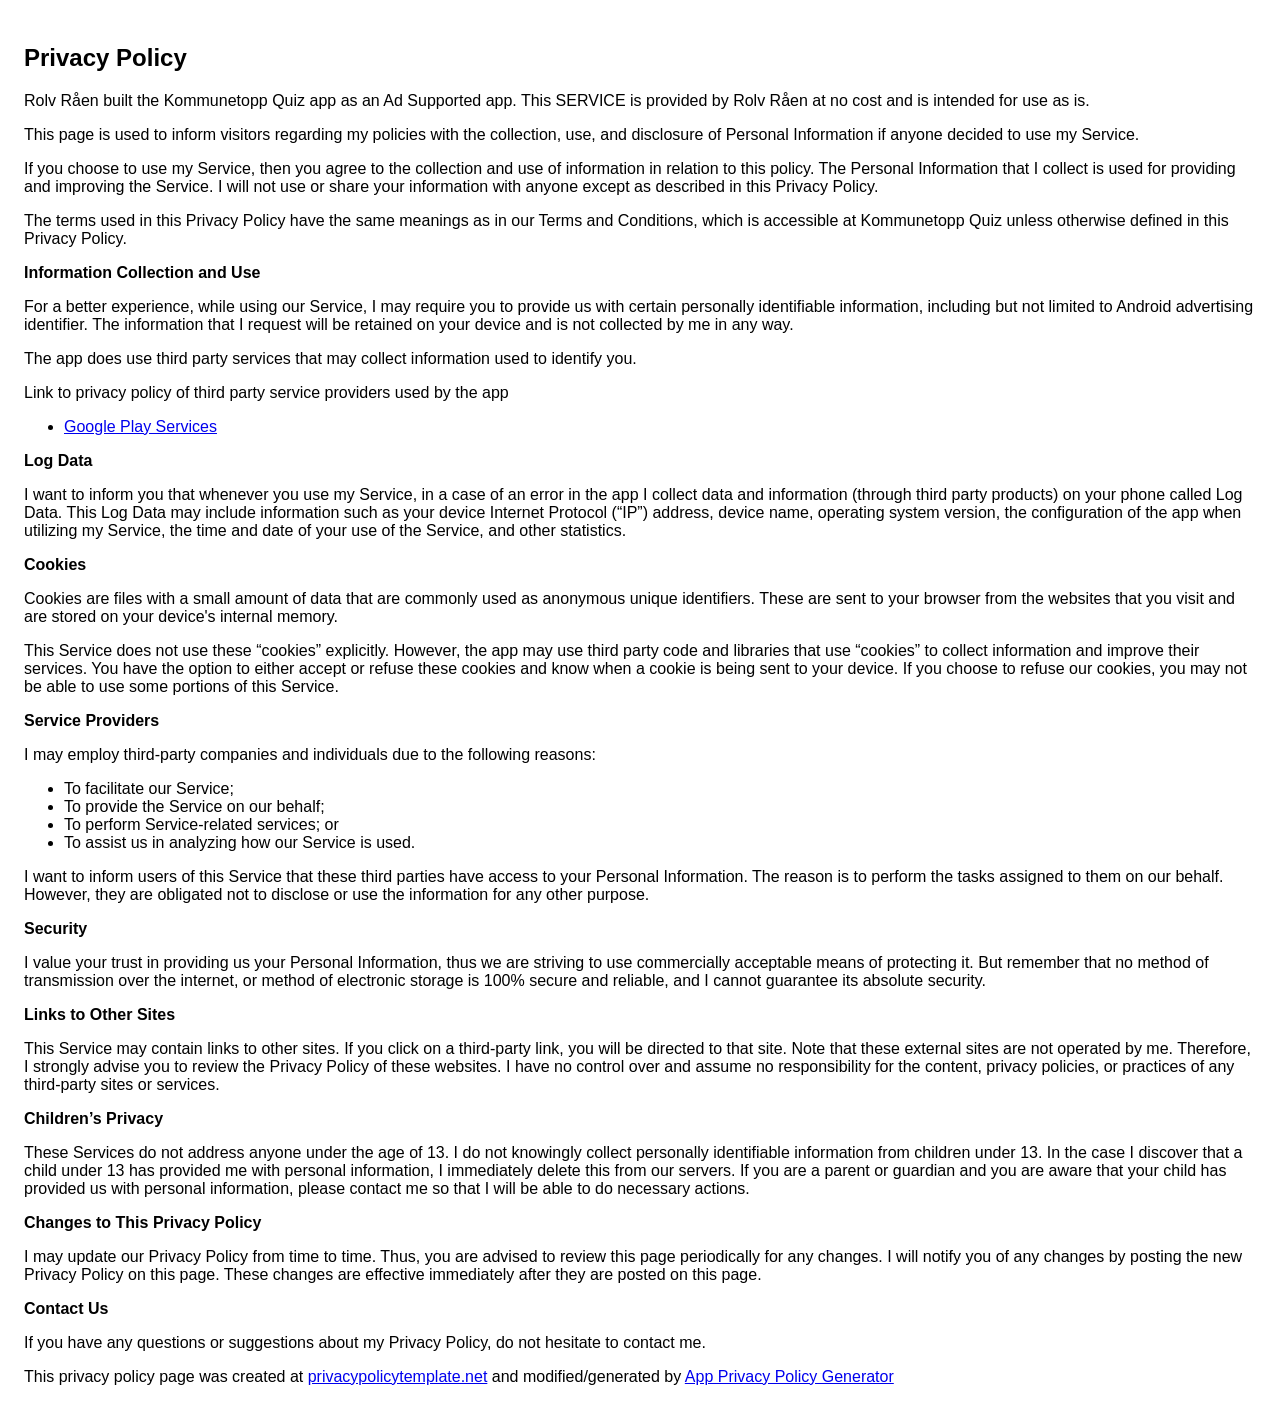
<file: privacy_policy_kommunetopp.html>
<!DOCTYPE html>
    <html>
    <head>
      <meta charset='utf-8'>
      <meta name='viewport' content='width=device-width'>
      <title>Privacy Policy</title>
      <style> body { font-family: 'Helvetica Neue', Helvetica, Arial, sans-serif; padding:1em; } </style>
    </head>
    <body>
    <h2>Privacy Policy</h2> <p> Rolv Råen built the Kommunetopp Quiz app as an Ad Supported app. This SERVICE is provided by
                    Rolv Råen at no cost and is intended for use as is.
                  </p> <p>This page is used to inform visitors regarding my policies with the collection, use, and disclosure
                    of Personal Information if anyone decided to use my Service.
                  </p> <p>If you choose to use my Service, then you agree to the collection and use of information in
                    relation to this policy. The Personal Information that I collect is used for providing and improving
                    the Service. I will not use or share your information with anyone except as described
                    in this Privacy Policy.
                  </p> <p>The terms used in this Privacy Policy have the same meanings as in our Terms and Conditions, which is
                    accessible at Kommunetopp Quiz unless otherwise defined in this Privacy Policy.
                  </p> <p><strong>Information Collection and Use</strong></p> <p>For a better experience, while using our Service, I may require you to provide us with certain
                    personally identifiable information, including but not limited to Android advertising identifier. The information that I request will be retained on your device and is not collected by me in any way.
                  </p> <p>The app does use third party services that may collect information used to identify you.</p> <div><p>Link to privacy policy of third party service providers used by the app</p> <ul><li><a href="https://www.google.com/policies/privacy/" target="_blank">Google Play Services</a></li><!----><!----><!----><!----><!----><!----><!----></ul></div> <p><strong>Log Data</strong></p> <p> I want to inform you that whenever you use my Service, in a case of
                    an error in the app I collect data and information (through third party products) on your phone
                    called Log Data. This Log Data may include information such as your device Internet Protocol (“IP”) address,
                    device name, operating system version, the configuration of the app when utilizing my Service,
                    the time and date of your use of the Service, and other statistics.
                  </p> <p><strong>Cookies</strong></p> <p>Cookies are files with a small amount of data that are commonly used as anonymous unique identifiers.
                    These are sent to your browser from the websites that you visit and are stored on your device's internal
                    memory.
                  </p> <p>This Service does not use these “cookies” explicitly. However, the app may use third party code and
                    libraries that use “cookies” to collect information and improve their services. You have the option to
                    either accept or refuse these cookies and know when a cookie is being sent to your device. If you choose
                    to refuse our cookies, you may not be able to use some portions of this Service.
                  </p> <p><strong>Service Providers</strong></p> <p> I may employ third-party companies and individuals due to the following reasons:</p> <ul><li>To facilitate our Service;</li> <li>To provide the Service on our behalf;</li> <li>To perform Service-related services; or</li> <li>To assist us in analyzing how our Service is used.</li></ul> <p> I want to inform users of this Service that these third parties have access to
                    your Personal Information. The reason is to perform the tasks assigned to them on our behalf. However,
                    they are obligated not to disclose or use the information for any other purpose.
                  </p> <p><strong>Security</strong></p> <p> I value your trust in providing us your Personal Information, thus we are striving
                    to use commercially acceptable means of protecting it. But remember that no method of transmission over
                    the internet, or method of electronic storage is 100% secure and reliable, and I cannot guarantee
                    its absolute security.
                  </p> <p><strong>Links to Other Sites</strong></p> <p>This Service may contain links to other sites. If you click on a third-party link, you will be directed
                    to that site. Note that these external sites are not operated by me. Therefore, I strongly
                    advise you to review the Privacy Policy of these websites. I have no control over
                    and assume no responsibility for the content, privacy policies, or practices of any third-party sites
                    or services.
                  </p> <p><strong>Children’s Privacy</strong></p> <p>These Services do not address anyone under the age of 13. I do not knowingly collect
                    personally identifiable information from children under 13. In the case I discover that a child
                    under 13 has provided me with personal information, I immediately delete this from
                    our servers. If you are a parent or guardian and you are aware that your child has provided us with personal
                    information, please contact me so that I will be able to do necessary actions.
                  </p> <p><strong>Changes to This Privacy Policy</strong></p> <p> I may update our Privacy Policy from time to time. Thus, you are advised to review
                    this page periodically for any changes. I will notify you of any changes by posting
                    the new Privacy Policy on this page. These changes are effective immediately after they are posted on
                    this page.
                  </p> <p><strong>Contact Us</strong></p> <p>If you have any questions or suggestions about my Privacy Policy, do not hesitate to contact
                    me.
                  </p> <p>This privacy policy page was created at <a href="https://privacypolicytemplate.net" target="_blank">privacypolicytemplate.net</a>
                    and modified/generated by <a href="https://app-privacy-policy-generator.firebaseapp.com/" target="_blank">App
                      Privacy Policy Generator</a></p>
    </body>
    </html>
</file>
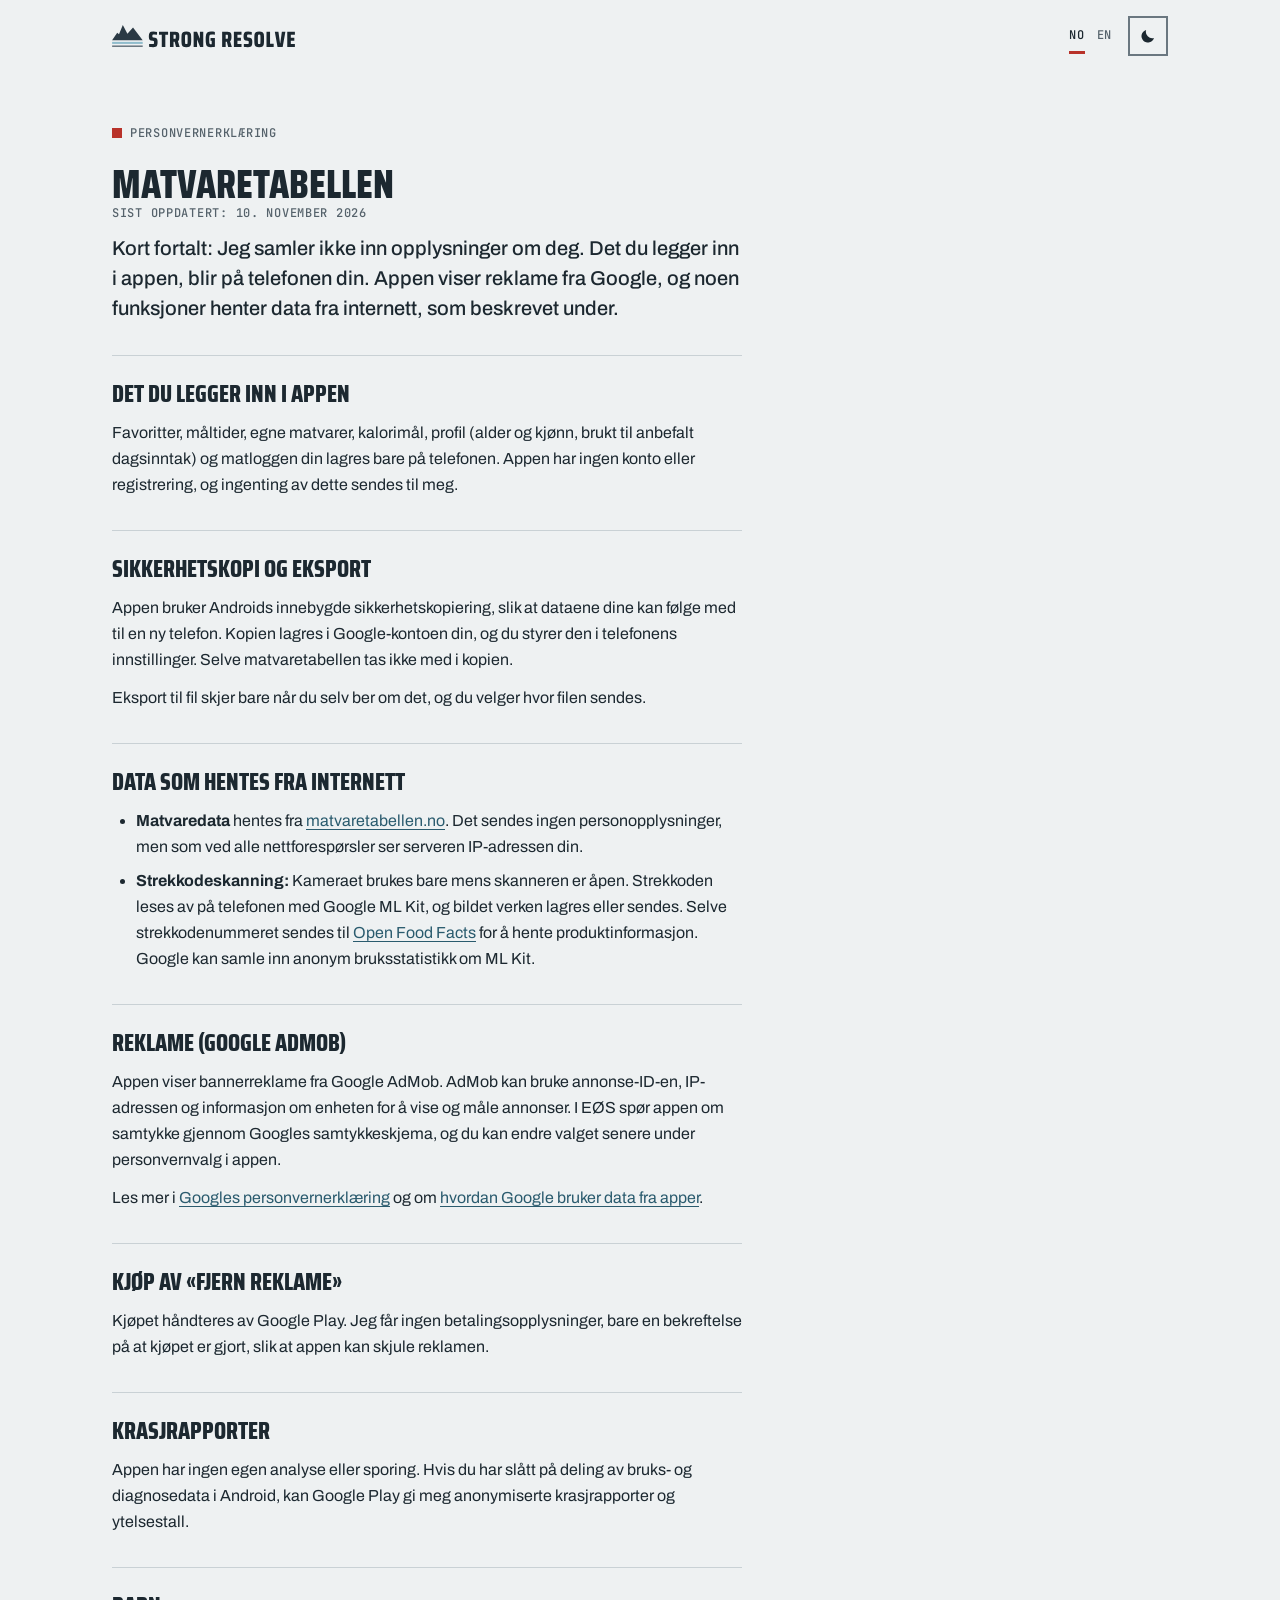
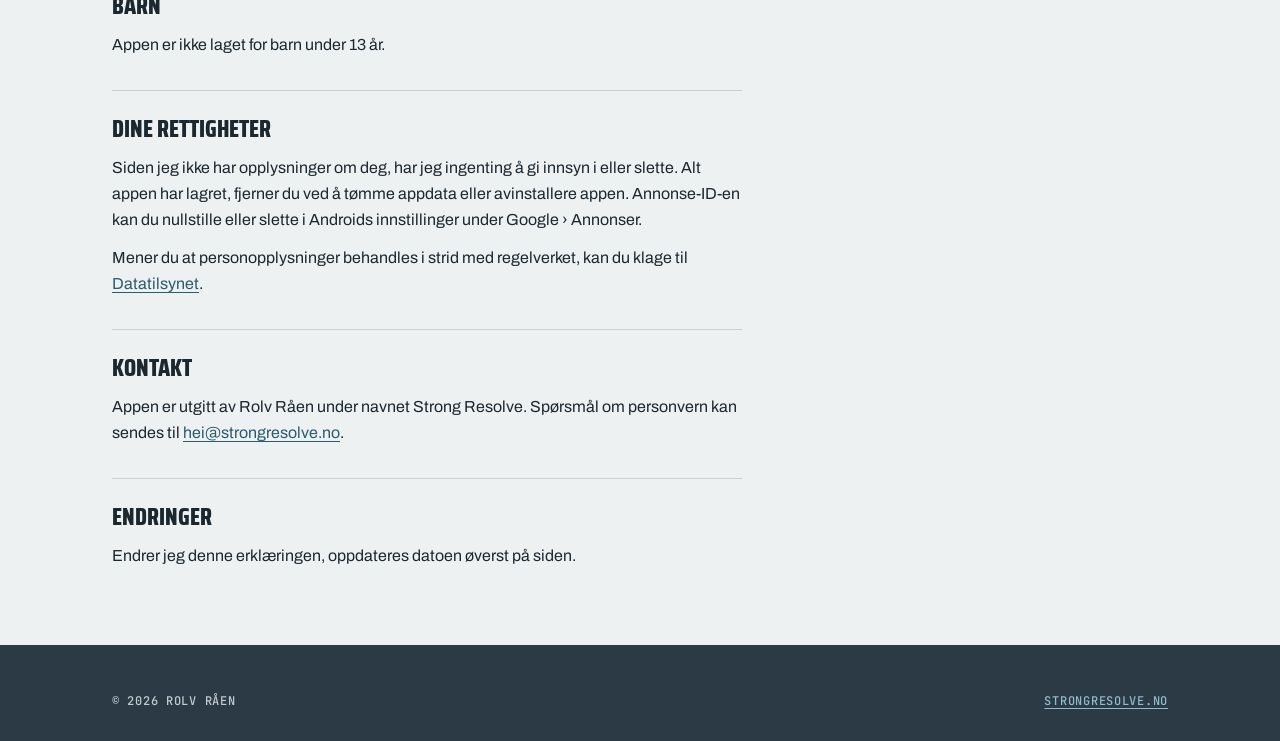
<file: privacy_policy_matvaretabellen.html>
<!doctype html>
<html lang="nb">
<head>
  <meta charset="utf-8">
  <meta name="viewport" content="width=device-width, initial-scale=1">
  <title>Personvernerklæring – Matvaretabellen – Strong Resolve</title>
  <meta name="description" content="Personvernerklæring for Matvaretabellen.">
  <link rel="canonical" href="https://strongresolve.no/privacy_policy_matvaretabellen.html">
  <link rel="alternate" hreflang="nb" href="https://strongresolve.no/privacy_policy_matvaretabellen.html">
  <link rel="alternate" hreflang="en" href="https://strongresolve.no/en/privacy_policy_matvaretabellen.html">
  <link rel="icon" type="image/svg+xml" href="assets/brand/sr-favicon.svg">
  <meta name="theme-color" content="#eef1f2" media="(prefers-color-scheme: light)">
  <meta name="theme-color" content="#1f272d" media="(prefers-color-scheme: dark)">
  <link rel="preconnect" href="https://fonts.googleapis.com">
  <link rel="preconnect" href="https://fonts.gstatic.com" crossorigin>
  <link rel="stylesheet" href="https://fonts.googleapis.com/css2?family=Saira+Condensed:wght@700;800&family=Archivo:wght@400;500;700&family=JetBrains+Mono:wght@500&display=swap">
  <script>try{var t=localStorage.getItem("sr-theme");if(t)document.documentElement.dataset.theme=t}catch(e){}</script>
  <link rel="stylesheet" href="css/tokens.css">
  <link rel="stylesheet" href="css/site.css">
</head>
<body>
  <header class="sr-wrap sr-header sr-header--doc">
    <a class="sr-header__home" href="./" aria-label="Til forsiden"><img class="sr-on-light" src="assets/brand/sr-lockup.svg" alt="Strong Resolve" width="359" height="47"><img class="sr-on-dark" src="assets/brand/sr-lockup-dark.svg" alt="Strong Resolve" width="359" height="47"></a>
    <div class="sr-tools"><nav class="sr-lang" aria-label="Språk / Language"><a aria-current="page" href="privacy_policy_matvaretabellen.html" hreflang="nb" lang="nb">NO</a><a href="en/privacy_policy_matvaretabellen.html" hreflang="en" lang="en">EN</a></nav><button class="sr-theme" type="button" aria-label="Bytt mellom lyst og mørkt tema" title="Bytt mellom lyst og mørkt tema"><svg class="sr-theme__sun" viewBox="0 0 24 24" aria-hidden="true"><circle cx="12" cy="12" r="4.5"/><path d="M12 1.5v3M12 19.5v3M1.5 12h3M19.5 12h3M4.6 4.6l2.1 2.1M17.3 17.3l2.1 2.1M4.6 19.4l2.1-2.1M17.3 6.7l2.1-2.1" stroke="currentColor" stroke-width="2" fill="none"/></svg><svg class="sr-theme__moon" viewBox="0 0 24 24" aria-hidden="true"><path d="M20 14.5A8.5 8.5 0 0 1 9.5 4a8.5 8.5 0 1 0 10.5 10.5z"/></svg></button></div>
  </header>
  <main class="sr-wrap">
    <article class="sr-doc">
      <p class="label sr-varde">Personvernerklæring</p>
      <h1 class="h2">Matvaretabellen</h1>
      <p class="sr-doc__updated">Sist oppdatert: 10. november 2026</p>
      <p class="lead">Kort fortalt: Jeg samler ikke inn opplysninger om deg. Det du legger inn i appen, blir på telefonen din. Appen viser reklame fra Google, og noen funksjoner henter data fra internett, som beskrevet under.</p>
      <section><h2>Det du legger inn i appen</h2><p>Favoritter, måltider, egne matvarer, kalorimål, profil (alder og kjønn, brukt til anbefalt dagsinntak) og matloggen din lagres bare på telefonen. Appen har ingen konto eller registrering, og ingenting av dette sendes til meg.</p></section>
      <section><h2>Sikkerhetskopi og eksport</h2><p>Appen bruker Androids innebygde sikkerhetskopiering, slik at dataene dine kan følge med til en ny telefon. Kopien lagres i Google-kontoen din, og du styrer den i telefonens innstillinger. Selve matvaretabellen tas ikke med i kopien.</p><p>Eksport til fil skjer bare når du selv ber om det, og du velger hvor filen sendes.</p></section>
      <section><h2>Data som hentes fra internett</h2><ul><li><strong>Matvaredata</strong> hentes fra <a href="https://www.matvaretabellen.no">matvaretabellen.no</a>. Det sendes ingen personopplysninger, men som ved alle nettforespørsler ser serveren IP-adressen din.</li><li><strong>Strekkodeskanning:</strong> Kameraet brukes bare mens skanneren er åpen. Strekkoden leses av på telefonen med Google ML Kit, og bildet verken lagres eller sendes. Selve strekkodenummeret sendes til <a href="https://world.openfoodfacts.org">Open Food Facts</a> for å hente produktinformasjon. Google kan samle inn anonym bruksstatistikk om ML Kit.</li></ul></section>
      <section><h2>Reklame (Google AdMob)</h2><p>Appen viser bannerreklame fra Google AdMob. AdMob kan bruke annonse-ID-en, IP-adressen og informasjon om enheten for å vise og måle annonser. I EØS spør appen om samtykke gjennom Googles samtykkeskjema, og du kan endre valget senere under personvernvalg i appen.</p><p>Les mer i <a href="https://policies.google.com/privacy">Googles personvernerklæring</a> og om <a href="https://policies.google.com/technologies/partner-sites">hvordan Google bruker data fra apper</a>.</p></section>
      <section><h2>Kjøp av «Fjern reklame»</h2><p>Kjøpet håndteres av Google Play. Jeg får ingen betalingsopplysninger, bare en bekreftelse på at kjøpet er gjort, slik at appen kan skjule reklamen.</p></section>
      <section><h2>Krasjrapporter</h2><p>Appen har ingen egen analyse eller sporing. Hvis du har slått på deling av bruks- og diagnosedata i Android, kan Google Play gi meg anonymiserte krasjrapporter og ytelsestall.</p></section>
      <section><h2>Barn</h2><p>Appen er ikke laget for barn under 13 år.</p></section>
      <section><h2>Dine rettigheter</h2><p>Siden jeg ikke har opplysninger om deg, har jeg ingenting å gi innsyn i eller slette. Alt appen har lagret, fjerner du ved å tømme appdata eller avinstallere appen. Annonse-ID-en kan du nullstille eller slette i Androids innstillinger under Google › Annonser.</p><p>Mener du at personopplysninger behandles i strid med regelverket, kan du klage til <a href="https://www.datatilsynet.no/">Datatilsynet</a>.</p></section>
      <section><h2>Kontakt</h2><p>Appen er utgitt av Rolv Råen under navnet Strong Resolve. Spørsmål om personvern kan sendes til <a href="mailto:hei@strongresolve.no">hei@strongresolve.no</a>.</p></section>
      <section><h2>Endringer</h2><p>Endrer jeg denne erklæringen, oppdateres datoen øverst på siden.</p></section>
    </article>
  </main>
  <footer class="sr-footer"><div class="sr-wrap">
    <div class="sr-footer__base"><span>© 2026 Rolv Råen</span><a href="./">strongresolve.no</a></div>
  </div></footer>
  <script src="js/site.js" defer></script>
</body>
</html>
</file>
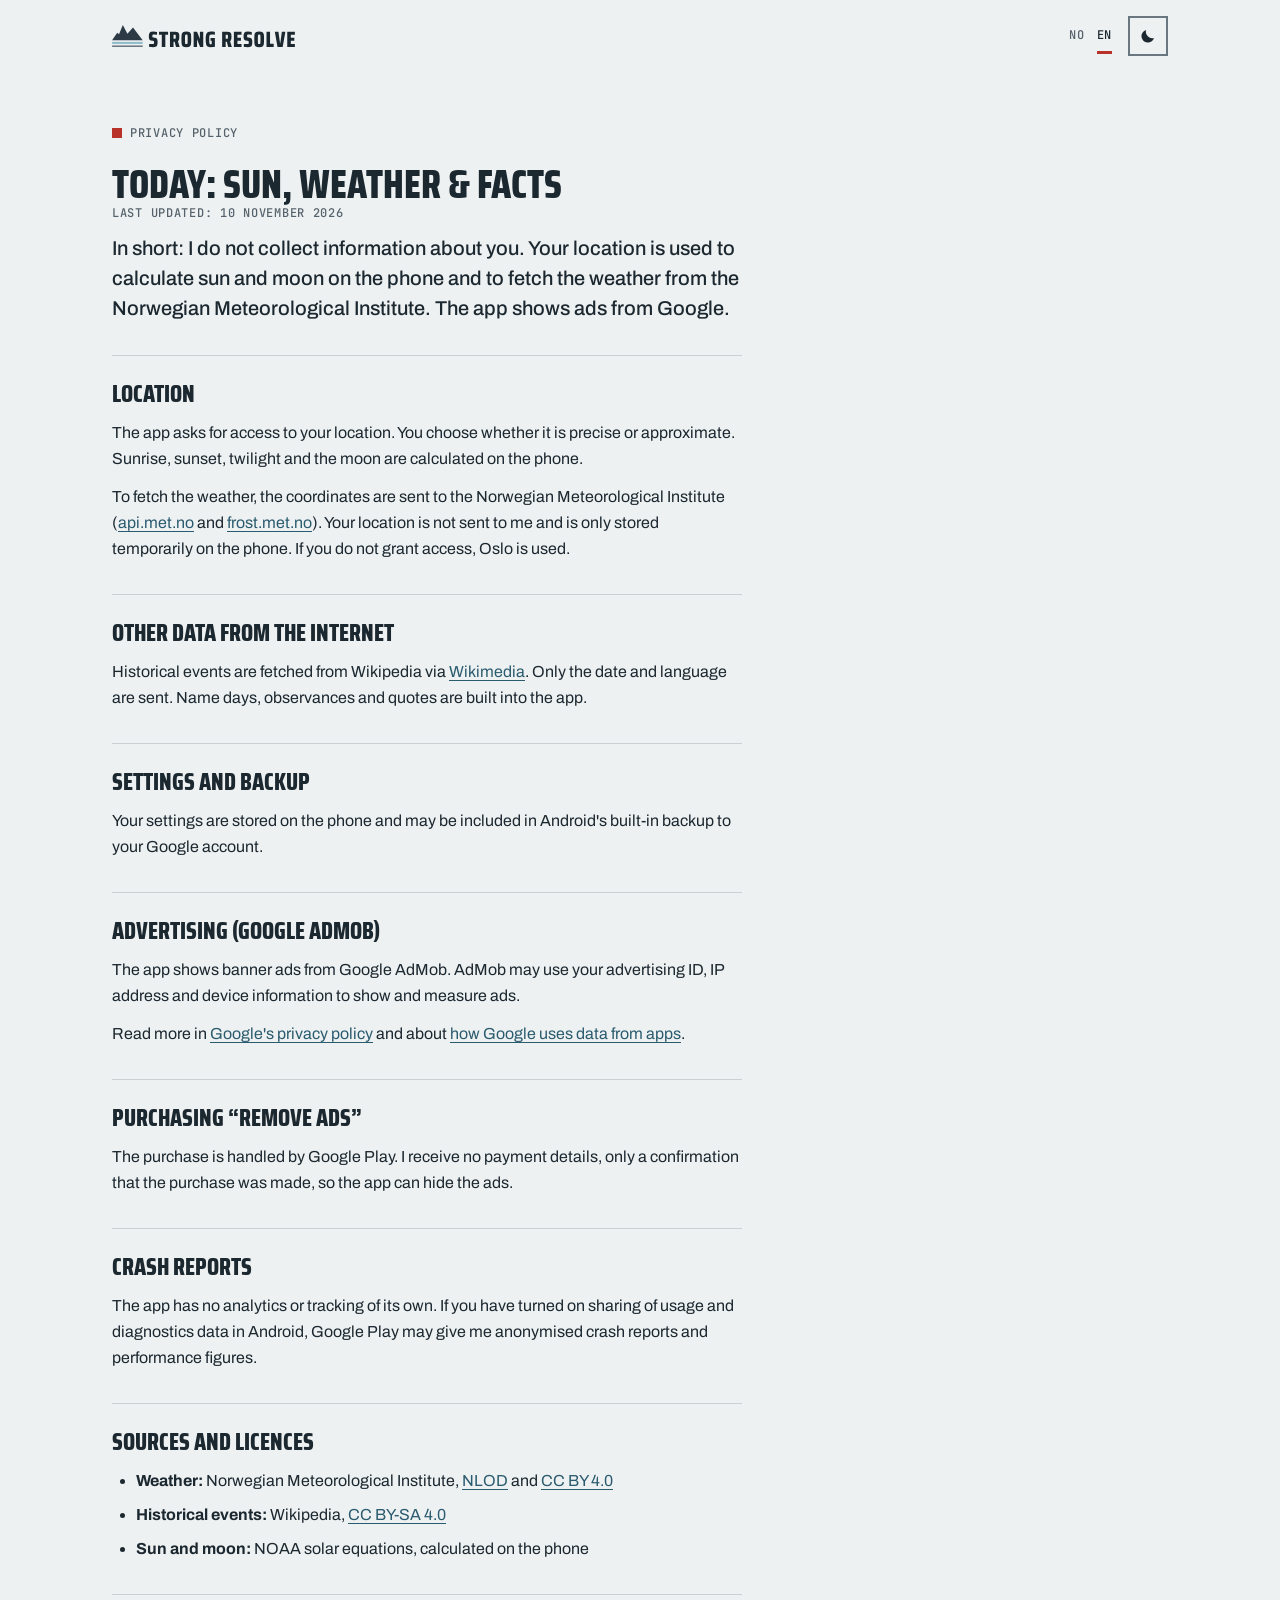
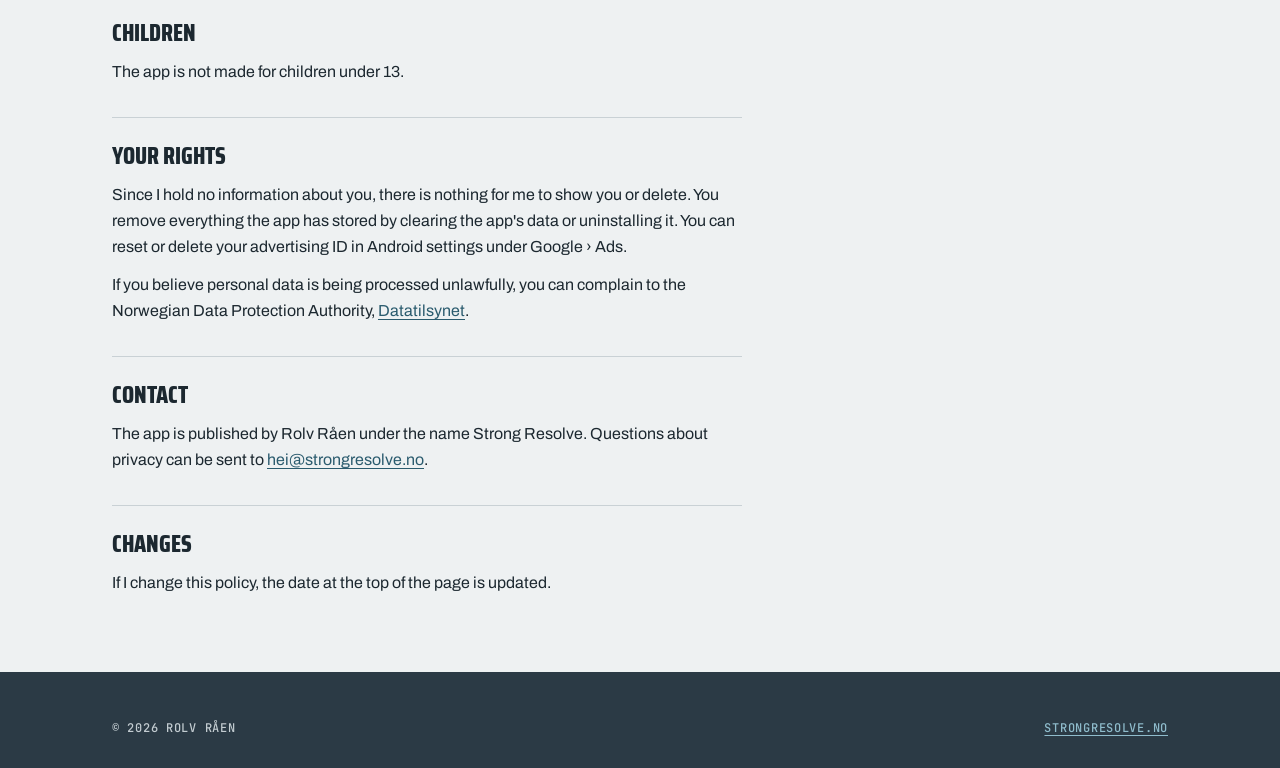
<file: en/privacy_policy_dagen_i_dag.html>
<!doctype html>
<html lang="en">
<head>
  <meta charset="utf-8">
  <meta name="viewport" content="width=device-width, initial-scale=1">
  <title>Privacy policy – Today: Sun, Weather & Facts – Strong Resolve</title>
  <meta name="description" content="Privacy policy for Today: Sun, Weather & Facts.">
  <link rel="canonical" href="https://strongresolve.no/en/privacy_policy_dagen_i_dag.html">
  <link rel="alternate" hreflang="nb" href="https://strongresolve.no/privacy_policy_dagen_i_dag.html">
  <link rel="alternate" hreflang="en" href="https://strongresolve.no/en/privacy_policy_dagen_i_dag.html">
  <link rel="icon" type="image/svg+xml" href="../assets/brand/sr-favicon.svg">
  <meta name="theme-color" content="#eef1f2" media="(prefers-color-scheme: light)">
  <meta name="theme-color" content="#1f272d" media="(prefers-color-scheme: dark)">
  <link rel="preconnect" href="https://fonts.googleapis.com">
  <link rel="preconnect" href="https://fonts.gstatic.com" crossorigin>
  <link rel="stylesheet" href="https://fonts.googleapis.com/css2?family=Saira+Condensed:wght@700;800&family=Archivo:wght@400;500;700&family=JetBrains+Mono:wght@500&display=swap">
  <script>try{var t=localStorage.getItem("sr-theme");if(t)document.documentElement.dataset.theme=t}catch(e){}</script>
  <link rel="stylesheet" href="../css/tokens.css">
  <link rel="stylesheet" href="../css/site.css">
</head>
<body>
  <header class="sr-wrap sr-header sr-header--doc">
    <a class="sr-header__home" href="./" aria-label="Back to the front page"><img class="sr-on-light" src="../assets/brand/sr-lockup.svg" alt="Strong Resolve" width="359" height="47"><img class="sr-on-dark" src="../assets/brand/sr-lockup-dark.svg" alt="Strong Resolve" width="359" height="47"></a>
    <div class="sr-tools"><nav class="sr-lang" aria-label="Språk / Language"><a href="../privacy_policy_dagen_i_dag.html" hreflang="nb" lang="nb">NO</a><a aria-current="page" href="privacy_policy_dagen_i_dag.html" hreflang="en" lang="en">EN</a></nav><button class="sr-theme" type="button" aria-label="Switch between light and dark theme" title="Switch between light and dark theme"><svg class="sr-theme__sun" viewBox="0 0 24 24" aria-hidden="true"><circle cx="12" cy="12" r="4.5"/><path d="M12 1.5v3M12 19.5v3M1.5 12h3M19.5 12h3M4.6 4.6l2.1 2.1M17.3 17.3l2.1 2.1M4.6 19.4l2.1-2.1M17.3 6.7l2.1-2.1" stroke="currentColor" stroke-width="2" fill="none"/></svg><svg class="sr-theme__moon" viewBox="0 0 24 24" aria-hidden="true"><path d="M20 14.5A8.5 8.5 0 0 1 9.5 4a8.5 8.5 0 1 0 10.5 10.5z"/></svg></button></div>
  </header>
  <main class="sr-wrap">
    <article class="sr-doc">
      <p class="label sr-varde">Privacy policy</p>
      <h1 class="h2">Today: Sun, Weather &amp; Facts</h1>
      <p class="sr-doc__updated">Last updated: 10 November 2026</p>
      <p class="lead">In short: I do not collect information about you. Your location is used to calculate sun and moon on the phone and to fetch the weather from the Norwegian Meteorological Institute. The app shows ads from Google.</p>
      <section><h2>Location</h2><p>The app asks for access to your location. You choose whether it is precise or approximate. Sunrise, sunset, twilight and the moon are calculated on the phone.</p><p>To fetch the weather, the coordinates are sent to the Norwegian Meteorological Institute (<a href="https://api.met.no">api.met.no</a> and <a href="https://frost.met.no">frost.met.no</a>). Your location is not sent to me and is only stored temporarily on the phone. If you do not grant access, Oslo is used.</p></section>
      <section><h2>Other data from the internet</h2><p>Historical events are fetched from Wikipedia via <a href="https://api.wikimedia.org">Wikimedia</a>. Only the date and language are sent. Name days, observances and quotes are built into the app.</p></section>
      <section><h2>Settings and backup</h2><p>Your settings are stored on the phone and may be included in Android's built-in backup to your Google account.</p></section>
      <section><h2>Advertising (Google AdMob)</h2><p>The app shows banner ads from Google AdMob. AdMob may use your advertising ID, IP address and device information to show and measure ads.</p><p>Read more in <a href="https://policies.google.com/privacy">Google's privacy policy</a> and about <a href="https://policies.google.com/technologies/partner-sites">how Google uses data from apps</a>.</p></section>
      <section><h2>Purchasing “Remove ads”</h2><p>The purchase is handled by Google Play. I receive no payment details, only a confirmation that the purchase was made, so the app can hide the ads.</p></section>
      <section><h2>Crash reports</h2><p>The app has no analytics or tracking of its own. If you have turned on sharing of usage and diagnostics data in Android, Google Play may give me anonymised crash reports and performance figures.</p></section>
      <section><h2>Sources and licences</h2><ul><li><strong>Weather:</strong> Norwegian Meteorological Institute, <a href="https://data.norge.no/nlod/en/2.0">NLOD</a> and <a href="https://creativecommons.org/licenses/by/4.0/">CC BY 4.0</a></li><li><strong>Historical events:</strong> Wikipedia, <a href="https://creativecommons.org/licenses/by-sa/4.0/">CC BY-SA 4.0</a></li><li><strong>Sun and moon:</strong> NOAA solar equations, calculated on the phone</li></ul></section>
      <section><h2>Children</h2><p>The app is not made for children under 13.</p></section>
      <section><h2>Your rights</h2><p>Since I hold no information about you, there is nothing for me to show you or delete. You remove everything the app has stored by clearing the app's data or uninstalling it. You can reset or delete your advertising ID in Android settings under Google › Ads.</p><p>If you believe personal data is being processed unlawfully, you can complain to the Norwegian Data Protection Authority, <a href="https://www.datatilsynet.no/en/">Datatilsynet</a>.</p></section>
      <section><h2>Contact</h2><p>The app is published by Rolv Råen under the name Strong Resolve. Questions about privacy can be sent to <a href="mailto:hei@strongresolve.no">hei@strongresolve.no</a>.</p></section>
      <section><h2>Changes</h2><p>If I change this policy, the date at the top of the page is updated.</p></section>
    </article>
  </main>
  <footer class="sr-footer"><div class="sr-wrap">
    <div class="sr-footer__base"><span>© 2026 Rolv Råen</span><a href="./">strongresolve.no</a></div>
  </div></footer>
  <script src="../js/site.js" defer></script>
</body>
</html>
</file>
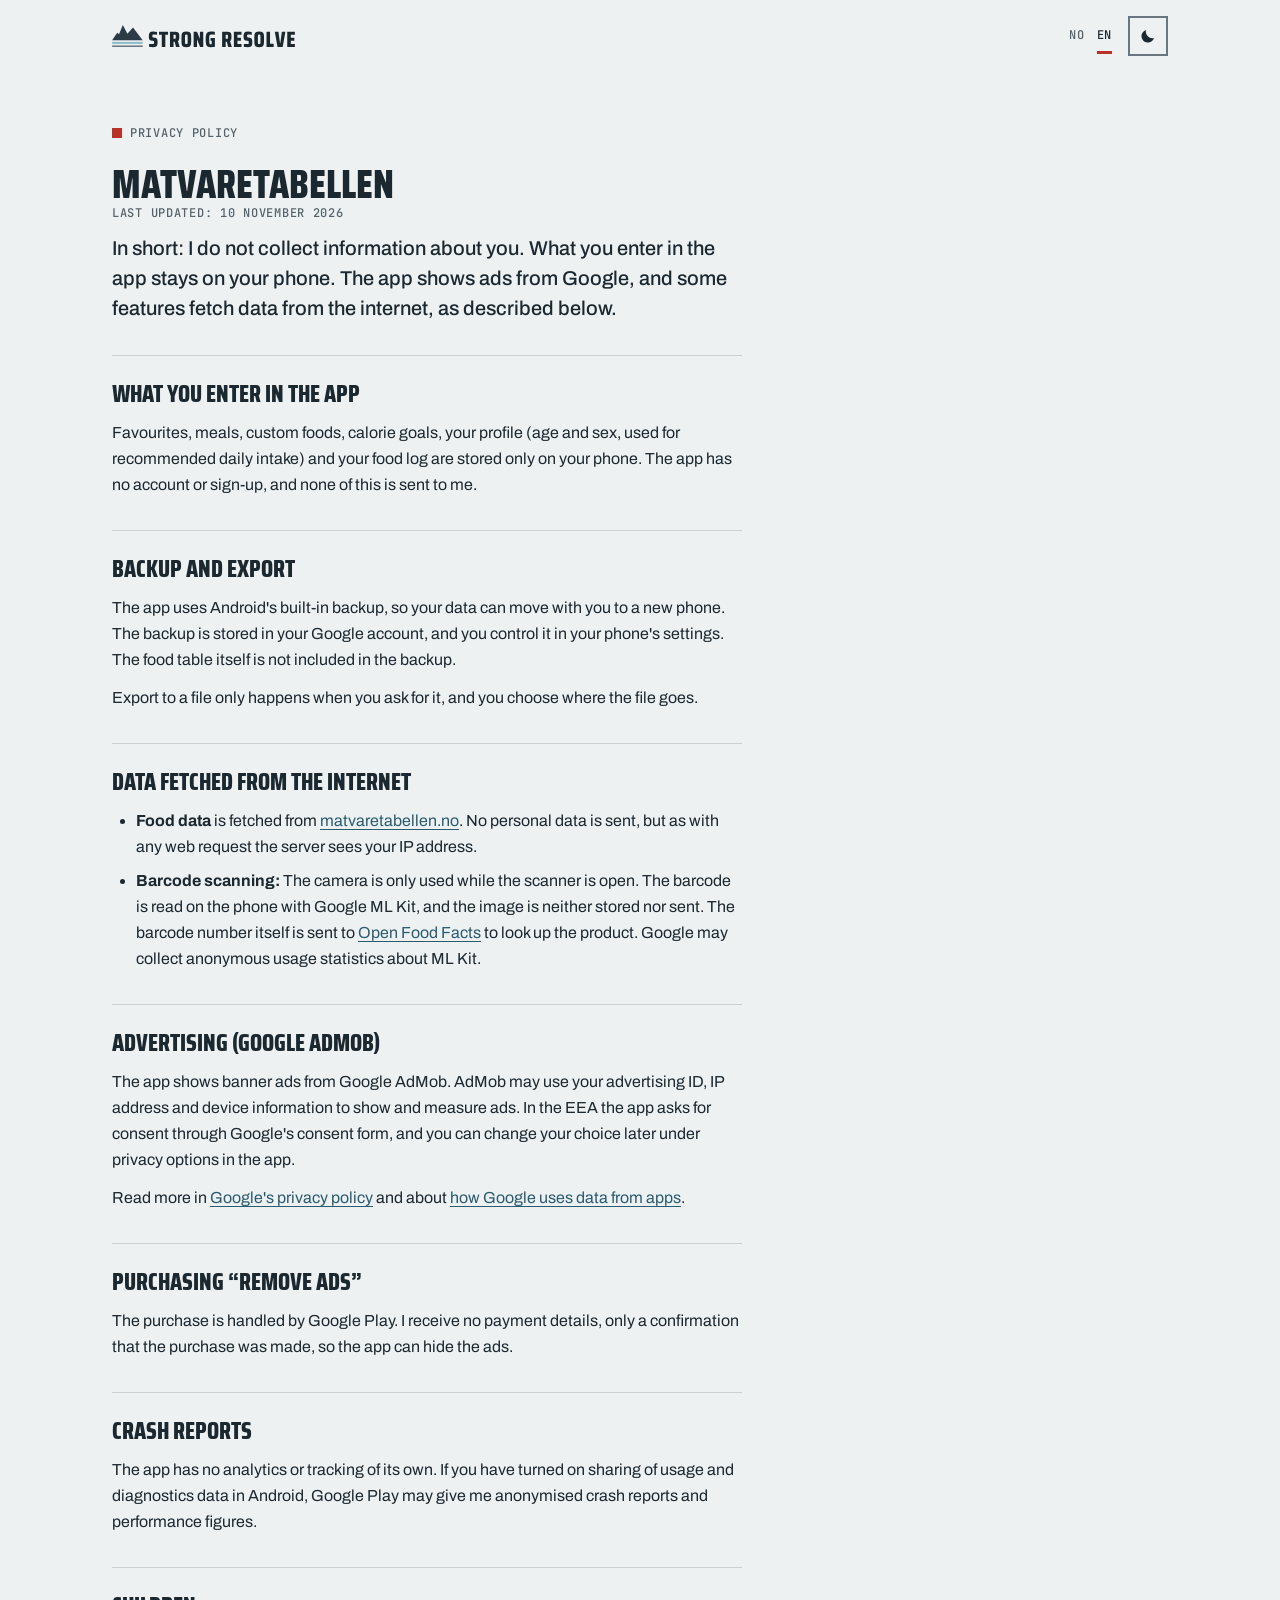
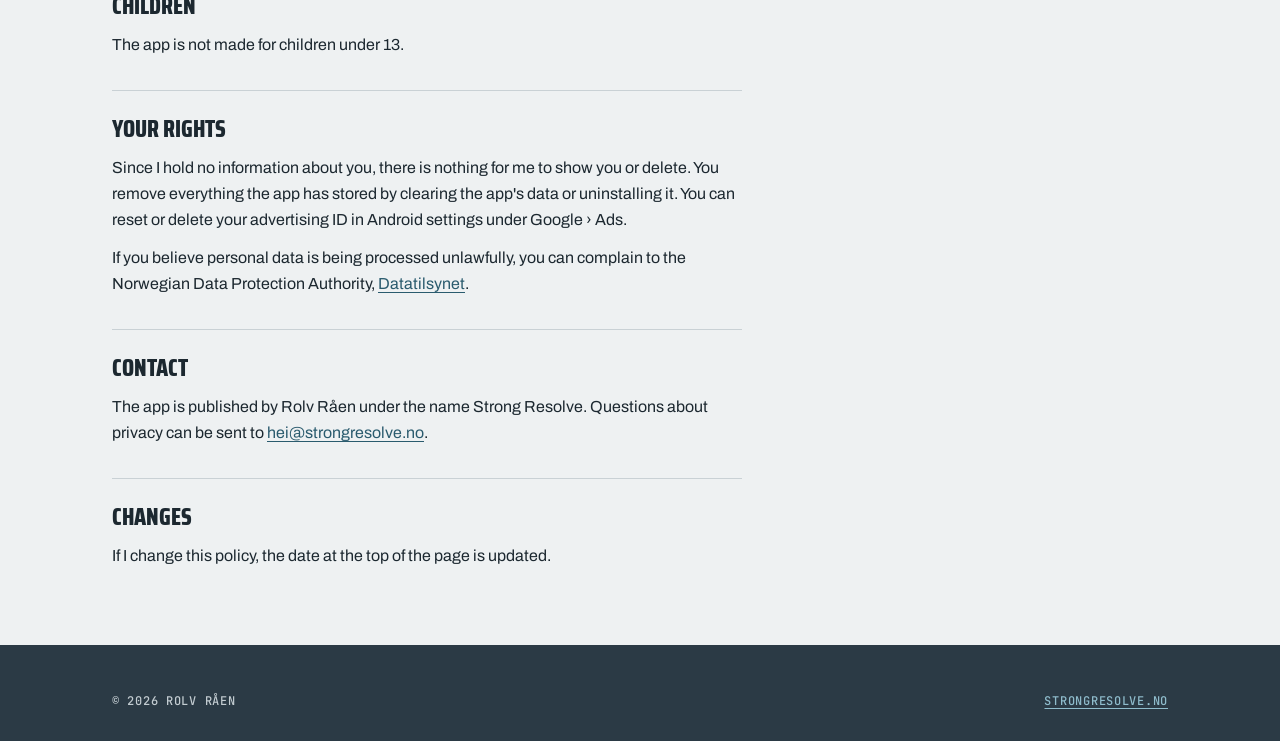
<file: en/privacy_policy_matvaretabellen.html>
<!doctype html>
<html lang="en">
<head>
  <meta charset="utf-8">
  <meta name="viewport" content="width=device-width, initial-scale=1">
  <title>Privacy policy – Matvaretabellen – Strong Resolve</title>
  <meta name="description" content="Privacy policy for Matvaretabellen.">
  <link rel="canonical" href="https://strongresolve.no/en/privacy_policy_matvaretabellen.html">
  <link rel="alternate" hreflang="nb" href="https://strongresolve.no/privacy_policy_matvaretabellen.html">
  <link rel="alternate" hreflang="en" href="https://strongresolve.no/en/privacy_policy_matvaretabellen.html">
  <link rel="icon" type="image/svg+xml" href="../assets/brand/sr-favicon.svg">
  <meta name="theme-color" content="#eef1f2" media="(prefers-color-scheme: light)">
  <meta name="theme-color" content="#1f272d" media="(prefers-color-scheme: dark)">
  <link rel="preconnect" href="https://fonts.googleapis.com">
  <link rel="preconnect" href="https://fonts.gstatic.com" crossorigin>
  <link rel="stylesheet" href="https://fonts.googleapis.com/css2?family=Saira+Condensed:wght@700;800&family=Archivo:wght@400;500;700&family=JetBrains+Mono:wght@500&display=swap">
  <script>try{var t=localStorage.getItem("sr-theme");if(t)document.documentElement.dataset.theme=t}catch(e){}</script>
  <link rel="stylesheet" href="../css/tokens.css">
  <link rel="stylesheet" href="../css/site.css">
</head>
<body>
  <header class="sr-wrap sr-header sr-header--doc">
    <a class="sr-header__home" href="./" aria-label="Back to the front page"><img class="sr-on-light" src="../assets/brand/sr-lockup.svg" alt="Strong Resolve" width="359" height="47"><img class="sr-on-dark" src="../assets/brand/sr-lockup-dark.svg" alt="Strong Resolve" width="359" height="47"></a>
    <div class="sr-tools"><nav class="sr-lang" aria-label="Språk / Language"><a href="../privacy_policy_matvaretabellen.html" hreflang="nb" lang="nb">NO</a><a aria-current="page" href="privacy_policy_matvaretabellen.html" hreflang="en" lang="en">EN</a></nav><button class="sr-theme" type="button" aria-label="Switch between light and dark theme" title="Switch between light and dark theme"><svg class="sr-theme__sun" viewBox="0 0 24 24" aria-hidden="true"><circle cx="12" cy="12" r="4.5"/><path d="M12 1.5v3M12 19.5v3M1.5 12h3M19.5 12h3M4.6 4.6l2.1 2.1M17.3 17.3l2.1 2.1M4.6 19.4l2.1-2.1M17.3 6.7l2.1-2.1" stroke="currentColor" stroke-width="2" fill="none"/></svg><svg class="sr-theme__moon" viewBox="0 0 24 24" aria-hidden="true"><path d="M20 14.5A8.5 8.5 0 0 1 9.5 4a8.5 8.5 0 1 0 10.5 10.5z"/></svg></button></div>
  </header>
  <main class="sr-wrap">
    <article class="sr-doc">
      <p class="label sr-varde">Privacy policy</p>
      <h1 class="h2">Matvaretabellen</h1>
      <p class="sr-doc__updated">Last updated: 10 November 2026</p>
      <p class="lead">In short: I do not collect information about you. What you enter in the app stays on your phone. The app shows ads from Google, and some features fetch data from the internet, as described below.</p>
      <section><h2>What you enter in the app</h2><p>Favourites, meals, custom foods, calorie goals, your profile (age and sex, used for recommended daily intake) and your food log are stored only on your phone. The app has no account or sign-up, and none of this is sent to me.</p></section>
      <section><h2>Backup and export</h2><p>The app uses Android's built-in backup, so your data can move with you to a new phone. The backup is stored in your Google account, and you control it in your phone's settings. The food table itself is not included in the backup.</p><p>Export to a file only happens when you ask for it, and you choose where the file goes.</p></section>
      <section><h2>Data fetched from the internet</h2><ul><li><strong>Food data</strong> is fetched from <a href="https://www.matvaretabellen.no">matvaretabellen.no</a>. No personal data is sent, but as with any web request the server sees your IP address.</li><li><strong>Barcode scanning:</strong> The camera is only used while the scanner is open. The barcode is read on the phone with Google ML Kit, and the image is neither stored nor sent. The barcode number itself is sent to <a href="https://world.openfoodfacts.org">Open Food Facts</a> to look up the product. Google may collect anonymous usage statistics about ML Kit.</li></ul></section>
      <section><h2>Advertising (Google AdMob)</h2><p>The app shows banner ads from Google AdMob. AdMob may use your advertising ID, IP address and device information to show and measure ads. In the EEA the app asks for consent through Google's consent form, and you can change your choice later under privacy options in the app.</p><p>Read more in <a href="https://policies.google.com/privacy">Google's privacy policy</a> and about <a href="https://policies.google.com/technologies/partner-sites">how Google uses data from apps</a>.</p></section>
      <section><h2>Purchasing “Remove ads”</h2><p>The purchase is handled by Google Play. I receive no payment details, only a confirmation that the purchase was made, so the app can hide the ads.</p></section>
      <section><h2>Crash reports</h2><p>The app has no analytics or tracking of its own. If you have turned on sharing of usage and diagnostics data in Android, Google Play may give me anonymised crash reports and performance figures.</p></section>
      <section><h2>Children</h2><p>The app is not made for children under 13.</p></section>
      <section><h2>Your rights</h2><p>Since I hold no information about you, there is nothing for me to show you or delete. You remove everything the app has stored by clearing the app's data or uninstalling it. You can reset or delete your advertising ID in Android settings under Google › Ads.</p><p>If you believe personal data is being processed unlawfully, you can complain to the Norwegian Data Protection Authority, <a href="https://www.datatilsynet.no/en/">Datatilsynet</a>.</p></section>
      <section><h2>Contact</h2><p>The app is published by Rolv Råen under the name Strong Resolve. Questions about privacy can be sent to <a href="mailto:hei@strongresolve.no">hei@strongresolve.no</a>.</p></section>
      <section><h2>Changes</h2><p>If I change this policy, the date at the top of the page is updated.</p></section>
    </article>
  </main>
  <footer class="sr-footer"><div class="sr-wrap">
    <div class="sr-footer__base"><span>© 2026 Rolv Råen</span><a href="./">strongresolve.no</a></div>
  </div></footer>
  <script src="../js/site.js" defer></script>
</body>
</html>
</file>
<file: css/tokens.css>
/* Strong Resolve — generated from design/tokens.json. Edit the tokens, not this file. */
:root {
  --palette-snow: #eef1f2;
  --palette-fjell: #2b3a45;
  --palette-ice: #8fbccc;
  --palette-granite: #6a7780;
  --palette-ink: #1c2830;
  --palette-blue-hour: #1f272d;
  --palette-varde: #b8322a;
  --surface: var(--palette-snow);
  --surface-raised: #f8fafa;
  --surface-sunken: #e2e7e9;
  --surface-fjell: var(--palette-fjell);
  --on-fjell: var(--palette-snow);
  --on-fjell-muted: #c3ccd1;
  --on-fjell-link: var(--palette-ice);
  --ink: var(--palette-ink);
  --ink-muted: #55626b;
  --on-ink: #eef1f2;
  --line: #c9d1d5;
  --line-strong: #6a7780;
  --band-ice: var(--palette-ice);
  --band-granite: var(--palette-granite);
  --mark: var(--palette-fjell);
  --ice-ink: #2a5b6e;
  --varde: var(--palette-varde);
  --on-varde: #ffffff;
  --focus-ring: #2a5b6e;
  --space-1: 4px;
  --space-2: 8px;
  --space-3: 12px;
  --space-4: 16px;
  --space-6: 24px;
  --space-8: 32px;
  --space-12: 48px;
  --space-16: 64px;
  --space-24: 96px;
  --radius-none: 0px;
  --radius-icon: 22%;
  --rule-heavy: 4px;
  --band-1: 8px;
  --band-2: 6px;
  --rule-thin: 1px;
  --content-max: 1120px;
  --measure: 60ch;
  --font-display: "Saira Condensed", "Arial Narrow", sans-serif-condensed, sans-serif;
  --font-body: Archivo, system-ui, -apple-system, "Segoe UI", sans-serif;
  --font-mono: "JetBrains Mono", ui-monospace, Menlo, Consolas, monospace;
  color-scheme: light dark;
}
@media (prefers-color-scheme: dark) {
  :root:not([data-theme="light"]) {
    --surface: var(--palette-blue-hour);
    --surface-raised: #28323a;
    --surface-sunken: #182025;
    --surface-fjell: #151c21;
    --on-fjell: var(--palette-snow);
    --on-fjell-muted: #a6b0b7;
    --on-fjell-link: #9cc7d6;
    --ink: #eef1f2;
    --ink-muted: #a6b0b7;
    --on-ink: #1c2830;
    --line: #36424b;
    --line-strong: #6f7a82;
    --band-ice: #9cc7d6;
    --band-granite: #8a969e;
    --mark: #eef1f2;
    --ice-ink: #9cc7d6;
    --varde: #e2574b;
    --on-varde: #1c2830;
    --focus-ring: #9cc7d6;
  }
}
:root[data-theme="dark"] {
  --surface: var(--palette-blue-hour);
  --surface-raised: #28323a;
  --surface-sunken: #182025;
  --surface-fjell: #151c21;
  --on-fjell: var(--palette-snow);
  --on-fjell-muted: #a6b0b7;
  --on-fjell-link: #9cc7d6;
  --ink: #eef1f2;
  --ink-muted: #a6b0b7;
  --on-ink: #1c2830;
  --line: #36424b;
  --line-strong: #6f7a82;
  --band-ice: #9cc7d6;
  --band-granite: #8a969e;
  --mark: #eef1f2;
  --ice-ink: #9cc7d6;
  --varde: #e2574b;
  --on-varde: #1c2830;
  --focus-ring: #9cc7d6;
}
.display { font-family: var(--font-display); font-size: 88px; line-height: 80px; font-weight: 800; letter-spacing: -0.01em; }
.h1 { font-family: var(--font-display); font-size: 56px; line-height: 54px; font-weight: 800; }
.h2 { font-family: var(--font-display); font-size: 40px; line-height: 40px; font-weight: 800; }
.h3 { font-family: var(--font-display); font-size: 28px; line-height: 30px; font-weight: 700; }
.lead { font-family: var(--font-body); font-size: 20px; line-height: 30px; font-weight: 500; }
.body { font-family: var(--font-body); font-size: 16px; line-height: 26px; font-weight: 400; }
.small { font-family: var(--font-body); font-size: 14px; line-height: 22px; font-weight: 400; }
.button { font-family: var(--font-body); font-size: 15px; line-height: 20px; font-weight: 700; letter-spacing: 0.04em; }
.label { font-family: var(--font-mono); font-size: 12px; line-height: 16px; font-weight: 500; letter-spacing: 0.06em; }
</file>
<file: css/site.css>
/* Strong Resolve — site styles. Values come from tokens.css. Hard edges, fjord bands, no shadows. */
*, *::before, *::after { box-sizing: border-box; }
body { margin: 0; background: var(--surface); color: var(--ink); font-family: var(--font-body); font-size: 16px; line-height: 26px; -webkit-font-smoothing: antialiased; }
:focus-visible { outline: 2px solid var(--focus-ring); outline-offset: 2px; }
a { color: var(--ice-ink); text-underline-offset: 3px; text-decoration-thickness: 1px; }
a:hover { text-decoration-thickness: 2px; }
.display, .h1, .h2, .h3 { margin: 0; color: var(--ink); text-transform: uppercase; }
.lead { margin: 0; max-width: var(--measure); }
.label { margin: 0; text-transform: uppercase; color: var(--ink-muted); }
.button { text-transform: uppercase; }
.sr-wrap { max-width: var(--content-max); margin: 0 auto; padding: 0 var(--space-4); }
@media (min-width: 600px) { .sr-wrap { padding: 0 var(--space-8); } }
@media (max-width: 599px) { .display { font-size: 56px; line-height: 52px; } .h2 { font-size: 34px; line-height: 34px; } }

/* Varde: the small red square that marks a label — like the red T on a trail stone. */
.sr-varde { display: inline-flex; align-items: center; gap: var(--space-2); }
.sr-varde::before { content: ""; width: 10px; height: 10px; background: var(--varde); flex: none; }

/* Heavy rule, and the fjord bands from under the mountain in the logo. */
.sr-rule { border: 0; border-top: var(--rule-heavy) solid var(--ink); margin: 0; }
.sr-bands { display: grid; gap: var(--space-1); }
.sr-bands::before, .sr-bands::after { content: ""; display: block; }
.sr-bands::before { height: var(--band-1); background: var(--band-ice); }
.sr-bands::after { height: var(--band-2); background: var(--band-granite); }

/* Logo files per theme. */
.sr-on-dark { display: none !important; }
:root[data-theme="dark"] .sr-on-light { display: none !important; }
:root[data-theme="dark"] .sr-on-dark { display: block !important; }
@media (prefers-color-scheme: dark) { :root:not([data-theme="light"]) .sr-on-light { display: none !important; } :root:not([data-theme="light"]) .sr-on-dark { display: block !important; } }
.sr-mark { display: block; }
.sr-mark .m { fill: var(--mark); }
.sr-mark .b1 { fill: var(--band-ice); }
.sr-mark .b2 { fill: var(--band-granite); }

/* Buttons: square, uppercase, solid. */
.sr-btn { display: inline-flex; align-items: center; gap: var(--space-2); min-height: 48px; padding: 0 var(--space-4); border-radius: var(--radius-none); border: 2px solid var(--ink); font: 700 15px/20px var(--font-body); letter-spacing: .04em; text-transform: uppercase; text-decoration: none; cursor: pointer; }
.sr-btn--primary { background: var(--ink); color: var(--on-ink); }
.sr-btn--primary:hover { background: transparent; color: var(--ink); }
.sr-btn--secondary { background: transparent; color: var(--ink); }
.sr-btn--secondary:hover { background: var(--ink); color: var(--on-ink); }
.sr-btn svg { width: 14px; height: 14px; fill: currentColor; flex: none; }

/* Language: plain text, active one underlined in varde. */
.sr-lang { display: inline-flex; gap: var(--space-3); font: 500 12px/16px var(--font-mono); letter-spacing: .06em; }
.sr-lang a { display: inline-block; padding: var(--space-2) 0; min-height: 32px; color: var(--ink-muted); text-decoration: none; border-bottom: 3px solid transparent; }
.sr-lang a[aria-current="page"] { color: var(--ink); border-bottom-color: var(--varde); }
.sr-lang a:hover { color: var(--ink); }

/* Header */
.sr-header { display: flex; align-items: center; justify-content: flex-end; min-height: 72px; }
.sr-header img { height: 32px; width: auto; display: block; }
.sr-tools { display: flex; align-items: center; gap: var(--space-4); }
.sr-theme { display: grid; place-items: center; width: 40px; height: 40px; padding: 0; background: transparent; color: var(--ink); border: 2px solid var(--line-strong); cursor: pointer; }
.sr-theme:hover { border-color: var(--ink); }
.sr-theme svg { width: 18px; height: 18px; fill: currentColor; }
.sr-theme__sun { display: none; }
:root[data-theme="dark"] .sr-theme__sun { display: block; }
:root[data-theme="dark"] .sr-theme__moon { display: none; }
@media (prefers-color-scheme: dark) { :root:not([data-theme="light"]) .sr-theme__sun { display: block; } :root:not([data-theme="light"]) .sr-theme__moon { display: none; } }

/* Hero */
.sr-hero { padding: var(--space-16) 0 var(--space-12); }
.sr-hero__logo { margin: 0; }
.sr-hero__logo img { width: min(100%, 760px); height: auto; }
.sr-hero .lead { margin-top: var(--space-6); }
.sr-hero__actions { display: flex; flex-wrap: wrap; gap: var(--space-2); margin-top: var(--space-8); }
@media (min-width: 900px) { .sr-hero { padding: var(--space-24) 0 var(--space-16); } }

/* Sections */
.sr-section { padding: var(--space-16) 0; }
@media (min-width: 900px) { .sr-section { padding: var(--space-24) 0; } }
.sr-section__head { display: flex; align-items: baseline; justify-content: space-between; gap: var(--space-4); padding-top: var(--space-4); margin-bottom: var(--space-8); }

/* App row: numbered, ruled, no card. */
.sr-app { border-top: var(--rule-thin) solid var(--line-strong); padding: var(--space-8) 0 var(--space-12); display: grid; gap: var(--space-6); min-width: 0; }
.sr-app__head { display: flex; gap: var(--space-4); align-items: center; }
.sr-app__icon { width: 64px; height: 64px; border-radius: var(--radius-icon); flex: none; display: block; }
.sr-app__text { margin: 0; max-width: var(--measure); }
.sr-app__actions { display: flex; flex-wrap: wrap; gap: var(--space-4); align-items: center; }
@media (min-width: 900px) { .sr-app { grid-template-columns: 5fr 7fr; column-gap: var(--space-12); align-items: start; } .sr-app__body { display: grid; gap: var(--space-6); } }
@media (max-width: 899px) { .sr-app__body { display: grid; gap: var(--space-6); } }
@media (min-width: 900px) { .sr-app__features { padding-top: var(--space-8); } }
.sr-features { list-style: none; margin: var(--space-4) 0 0; padding: 0; display: grid; gap: var(--space-2); }
@media (min-width: 600px) { .sr-features { grid-template-columns: 1fr 1fr; column-gap: var(--space-6); } }
.sr-features li { position: relative; padding-left: var(--space-6); }
.sr-features li::before { content: ""; position: absolute; left: 0; top: 10px; width: 8px; height: 8px; background: var(--band-ice); }

/* Screenshot strip: fixed height, scroll sideways; each one opens the lightbox. */
.sr-shots { grid-column: 1 / -1; list-style: none; margin: 0; padding: 0 0 var(--space-2); display: flex; gap: var(--space-3); overflow-x: auto; scroll-snap-type: x mandatory; min-width: 0; }
.sr-shots li { flex: none; scroll-snap-align: start; }
.sr-shot { --shot-h: 280px; display: block; height: var(--shot-h); width: calc(var(--shot-h) / 2); border: 2px solid var(--line-strong); background: var(--surface-raised); overflow: hidden; cursor: zoom-in; }
.sr-shot--wide { width: calc(var(--shot-h) * 2.18); }
@media (min-width: 900px) { .sr-shot { --shot-h: 340px; } }
.sr-shot:hover { border-color: var(--ink); }
.sr-shot img { width: 100%; height: 100%; object-fit: cover; object-position: top; display: block; }

/* Lightbox */
.sr-lightbox { border: 0; padding: 0; margin: 0; width: 100vw; height: 100dvh; max-width: none; max-height: none; background: rgba(12, 17, 21, .94); color: #eef1f2; }
.sr-lightbox::backdrop { background: transparent; }
.sr-lightbox[open] { display: grid; grid-template-rows: auto 1fr auto; }
.sr-lightbox__bar { display: flex; justify-content: space-between; align-items: center; gap: var(--space-4); padding: var(--space-3) var(--space-4); font: 500 12px/16px var(--font-mono); letter-spacing: .06em; text-transform: uppercase; }
.sr-lightbox__stage { min-height: 0; display: grid; place-items: center; padding: 0 var(--space-4); }
.sr-lightbox__stage img { max-width: 100%; max-height: calc(100dvh - 150px); width: auto; height: auto; object-fit: contain; border: 2px solid #6f7a82; }
.sr-lightbox__nav { display: flex; justify-content: center; gap: var(--space-2); padding: var(--space-3) var(--space-4) var(--space-4); }
.sr-lightbox button { min-width: 48px; min-height: 48px; background: transparent; color: inherit; border: 2px solid #eef1f2; font: 700 20px/1 var(--font-body); cursor: pointer; }
.sr-lightbox button:hover { background: #eef1f2; color: #1c2830; }
.sr-lightbox button[disabled] { opacity: .3; pointer-events: none; }
.sr-lightbox__caption { margin: 0; text-transform: none; letter-spacing: 0; font: 400 14px/20px var(--font-body); }
.sr-tag { display: inline-block; font: 500 11px/16px var(--font-mono); letter-spacing: .06em; text-transform: uppercase; padding: 2px 6px; background: var(--varde); color: var(--on-varde); vertical-align: middle; }

/* About */
.sr-about { display: grid; gap: var(--space-6); }
.sr-motto { margin: var(--space-3) 0 0; font-family: var(--font-display); font-weight: 800; text-transform: uppercase; font-size: clamp(26px, 4.3vw, 48px); line-height: 1.05; color: var(--ink); }

/* Footer: the mountain block. */
.sr-footer { background: var(--surface-fjell); color: var(--on-fjell-muted); padding: var(--space-12) 0 var(--space-8); font-size: 14px; line-height: 22px; }
.sr-footer a { color: var(--on-fjell-link); }
.sr-footer__grid { display: grid; gap: var(--space-8); }
@media (min-width: 600px) { .sr-footer__grid { grid-template-columns: 2fr 1fr 1fr; } }
.sr-footer h4, .sr-footer__h { font: 500 12px/16px var(--font-mono); letter-spacing: .06em; text-transform: uppercase; color: var(--on-fjell); margin: 0 0 var(--space-3); }
.sr-footer ul { list-style: none; margin: 0; padding: 0; display: grid; gap: var(--space-2); }
.sr-footer__base { margin-top: var(--space-12); padding-top: var(--space-6); border-top: var(--rule-thin) solid var(--on-fjell-muted); display: flex; flex-wrap: wrap; gap: var(--space-4); justify-content: space-between; font: 500 12px/16px var(--font-mono); letter-spacing: .06em; text-transform: uppercase; }
.sr-footer img { height: 56px; width: auto; display: block; }

/* Skip link */
.sr-skip { position: absolute; left: -9999px; }
.sr-skip:focus { left: var(--space-4); top: var(--space-4); background: var(--ink); color: var(--on-ink); padding: var(--space-2) var(--space-4); z-index: 10; }
html { scroll-behavior: smooth; }

/* Native controls (scrollbars) follow the chosen theme. */
:root { color-scheme: light dark; }
:root[data-theme="light"] { color-scheme: light; }
:root[data-theme="dark"] { color-scheme: dark; }
.sr-shots { scrollbar-width: thin; scrollbar-color: var(--line-strong) transparent; }

/* Document pages (privacy policies). */
.sr-header--doc { justify-content: space-between; gap: var(--space-4); }
.sr-header--doc .sr-header__home img { height: 24px; width: auto; }
@media (max-width: 420px) { .sr-header--doc .sr-header__home img { height: 18px; } }
.sr-doc { max-width: 70ch; padding: var(--space-12) 0 var(--space-16); }
.sr-doc h1 { margin-top: var(--space-3); }
.sr-doc__updated { margin: var(--space-2) 0 var(--space-8); font: 500 12px/16px var(--font-mono); letter-spacing: .06em; text-transform: uppercase; color: var(--ink-muted); }
.sr-doc section { margin-top: var(--space-8); padding-top: var(--space-6); border-top: var(--rule-thin) solid var(--line); }
.sr-doc h2 { margin: 0 0 var(--space-3); font: 800 24px/28px var(--font-display); text-transform: uppercase; color: var(--ink); }
.sr-doc p { margin: 0 0 var(--space-3); }
.sr-doc ul { margin: 0 0 var(--space-3); padding-left: var(--space-6); display: grid; gap: var(--space-2); }
.sr-footer__base:first-child { margin-top: 0; padding-top: 0; border-top: 0; }
</file>
